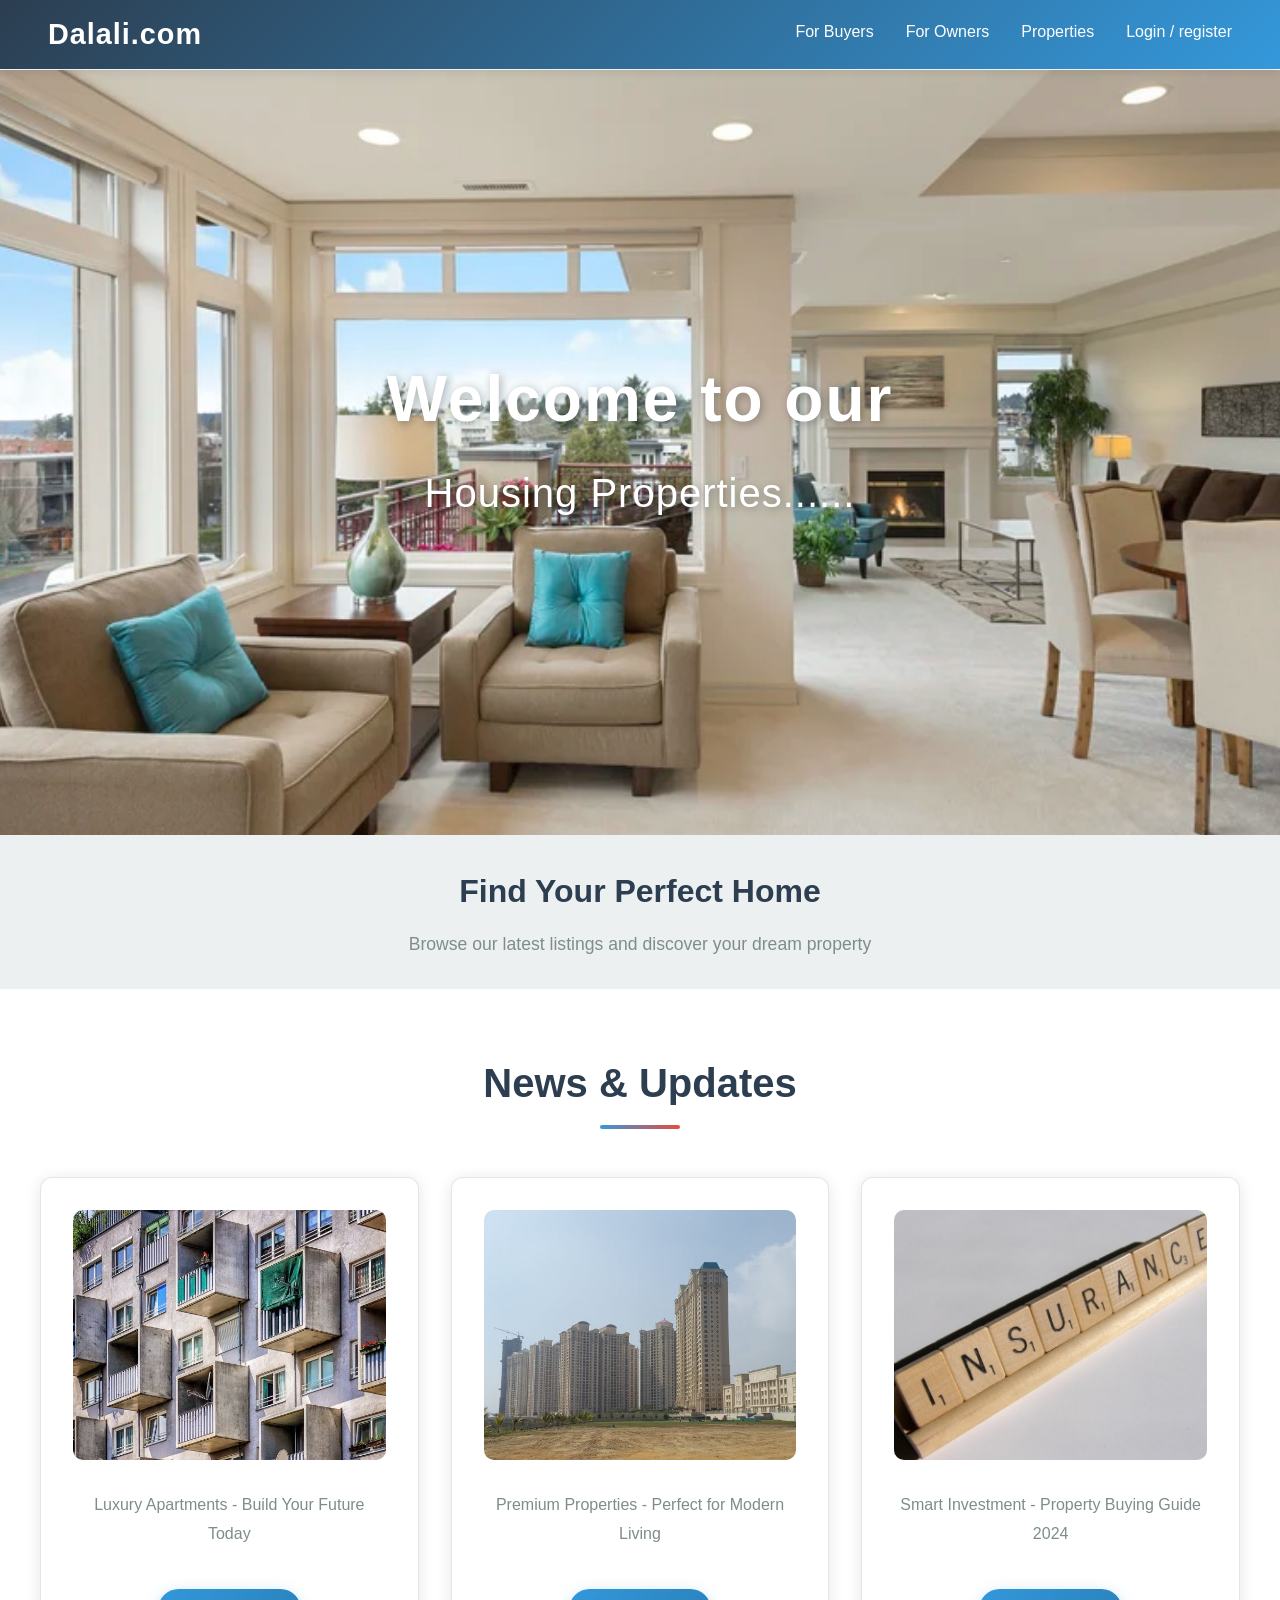
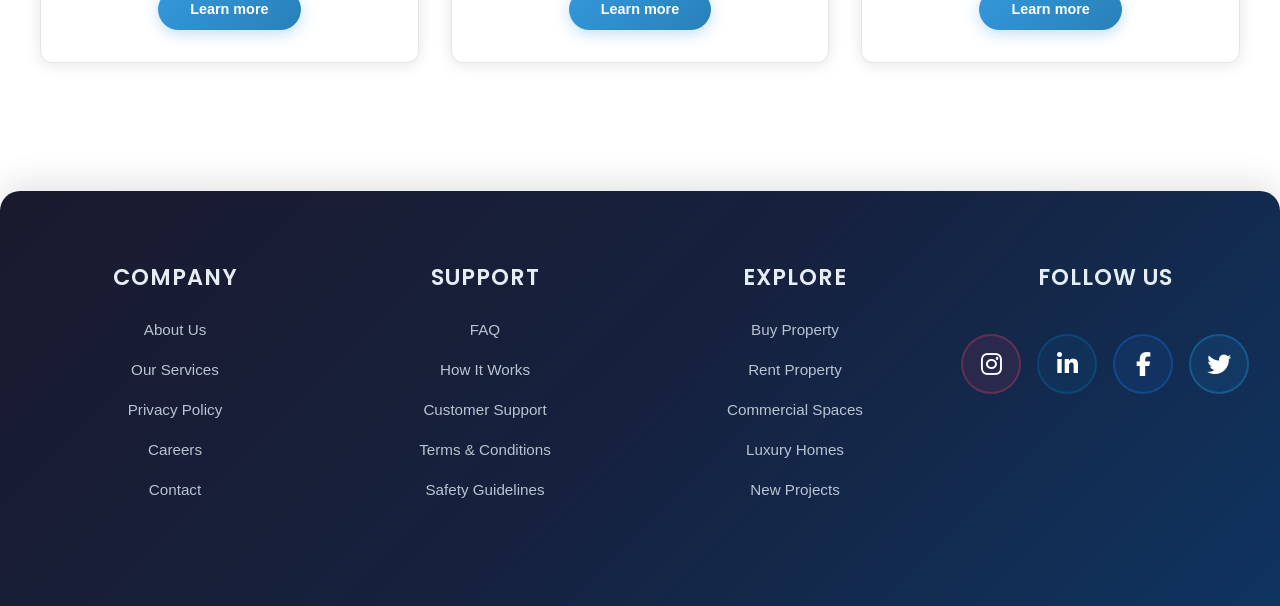
<file: index.html>
<!DOCTYPE html>
<html lang="en">
<head>
  <meta charset="UTF-8">  
  <meta http-equiv="X-UA-Compatible" content="IE=edge">
  <meta name="viewport" content="width=device-width, initial-scale=1.0">
  <title>Apna Ghar Apna Hota Hai</title>
  <link rel="stylesheet" href="style.css">
  <link rel="stylesheet" href="news.css">
  <link rel="preconnect" href="https://fonts.googleapis.com">
  <link rel="preconnect" href="https://fonts.gstatic.com" crossorigin>
  <link href="https://fonts.googleapis.com/css2?family=Inter:wght@300;400;500;600;700&family=Poppins:wght@300;400;500;600;700&display=swap" rel="stylesheet">
  <link rel="stylesheet" href="https://cdnjs.cloudflare.com/ajax/libs/font-awesome/6.1.1/css/all.min.css">


</head>
<body>
  <header>
      <nav class="navbar">
        <a href="index.html" class="logo" style="opacity: 1;"><h1 class="motion">Dalali.com<span></span></h1></a>
        <div class="menu">
            <a href="Buyers.html">For Buyers </a>
            <a href="Owners.html">For Owners </a>
            <a href="properties.html">Properties</a>
            <a href="login.html">Login / register</a>
          <a href="#" id="menu-bars" class="fas fa-bars"></a>
        </div>
      </nav>
  </header>
  <main class="main-homepage">
    <section class="over">
      <h1>Welcome to our</h1>
      <h2>Housing Properties......</h2>
    </section>
  </main>
  <!-- Image now used as background in main section -->
  <!-- <div class="image">
    <img src="images/Index pic.jpg" style="width: 100%; height: 500px; object-fit: cover;">
  </div> -->

  <div style="background: var(--light-bg); padding: 2rem; text-align: center;">
    <h2 style="color: var(--primary-color); margin-bottom: 1rem; font-size: 2rem;">Find Your Perfect Home</h2>
    <p style="color: var(--light-text); font-size: 1.1rem;">Browse our latest listings and discover your dream property</p>
  </div>

  <section class="service">
        <h1 class="heading"> News & Updates </h1>
        <div class="box-container">
            <div class="box">
                <img src="images/news.jpg" class="img_news1" style="object-fit: cover;">
                <p>Luxury Apartments - Build Your Future Today</p>
                <a href="news1.html" class="btn3" >Learn more</a>
            </div>
            <div class="box">
                <img src="images/news1.jpg" class="img_news2" style="object-fit: cover;">
                <p>Premium Properties - Perfect for Modern Living</p>
                <a href="news2.html" class="btn3" >Learn more</a>
            </div>
            <div class="box">
                <img src="images/news2.jpg" class="img_news3" style="object-fit: cover;">
                <p>Smart Investment - Property Buying Guide 2024</p>
                <a href="news3.html" class="btn3" >Learn more</a>
            </div>
        </div>
      </section>


  <!-- footer section starts  -->
  <footer class="footer">
    <div class="container">
        <div class="row">
            <div class="footer-col">
                <h4>Company</h4>
                <ul>
                    <li><a href="#">About Us</a></li>
                    <li><a href="#">Our Services</a></li>
                    <li><a href="#">Privacy Policy</a></li>
                    <li><a href="#">Careers</a></li>
                    <li><a href="#">Contact</a></li>
                </ul>
            </div>
            <div class="footer-col">
                <h4>Support</h4>
                <ul>
                    <li><a href="#">FAQ</a></li>
                    <li><a href="#">How It Works</a></li>
                    <li><a href="#">Customer Support</a></li>
                    <li><a href="#">Terms & Conditions</a></li>
                    <li><a href="#">Safety Guidelines</a></li>
                </ul>
            </div>
            <div class="footer-col">
                <h4>Explore</h4>
                <ul>
                    <li><a href="Buyers.html">Buy Property</a></li>
                    <li><a href="#">Rent Property</a></li>
                    <li><a href="#">Commercial Spaces</a></li>
                    <li><a href="#">Luxury Homes</a></li>
                    <li><a href="#">New Projects</a></li>
                </ul>
            </div>
            <div class="footer-col">
                <h4>follow us</h4>
                <div class="social-links">
                  <a href="" class="instagram"><i class="fab fa-instagram"></i></a>
                  <a href="https://www.linkedin.com/public-profile/settings?trk=d_flagship3_profile_self_view_public_profile" class="linkedin"><i class="fab fa-linkedin-in"></i></a>
                  <a href="" class="facebook"><i class="fab fa-facebook-f"></i></a>
                  <a href="" class="twitter"><i class="fab fa-twitter"></i></a>
                </div>
            </div>
        </div>
    </div>
</footer>

<script src="main.js"></script>
</body>
</html>
</file>
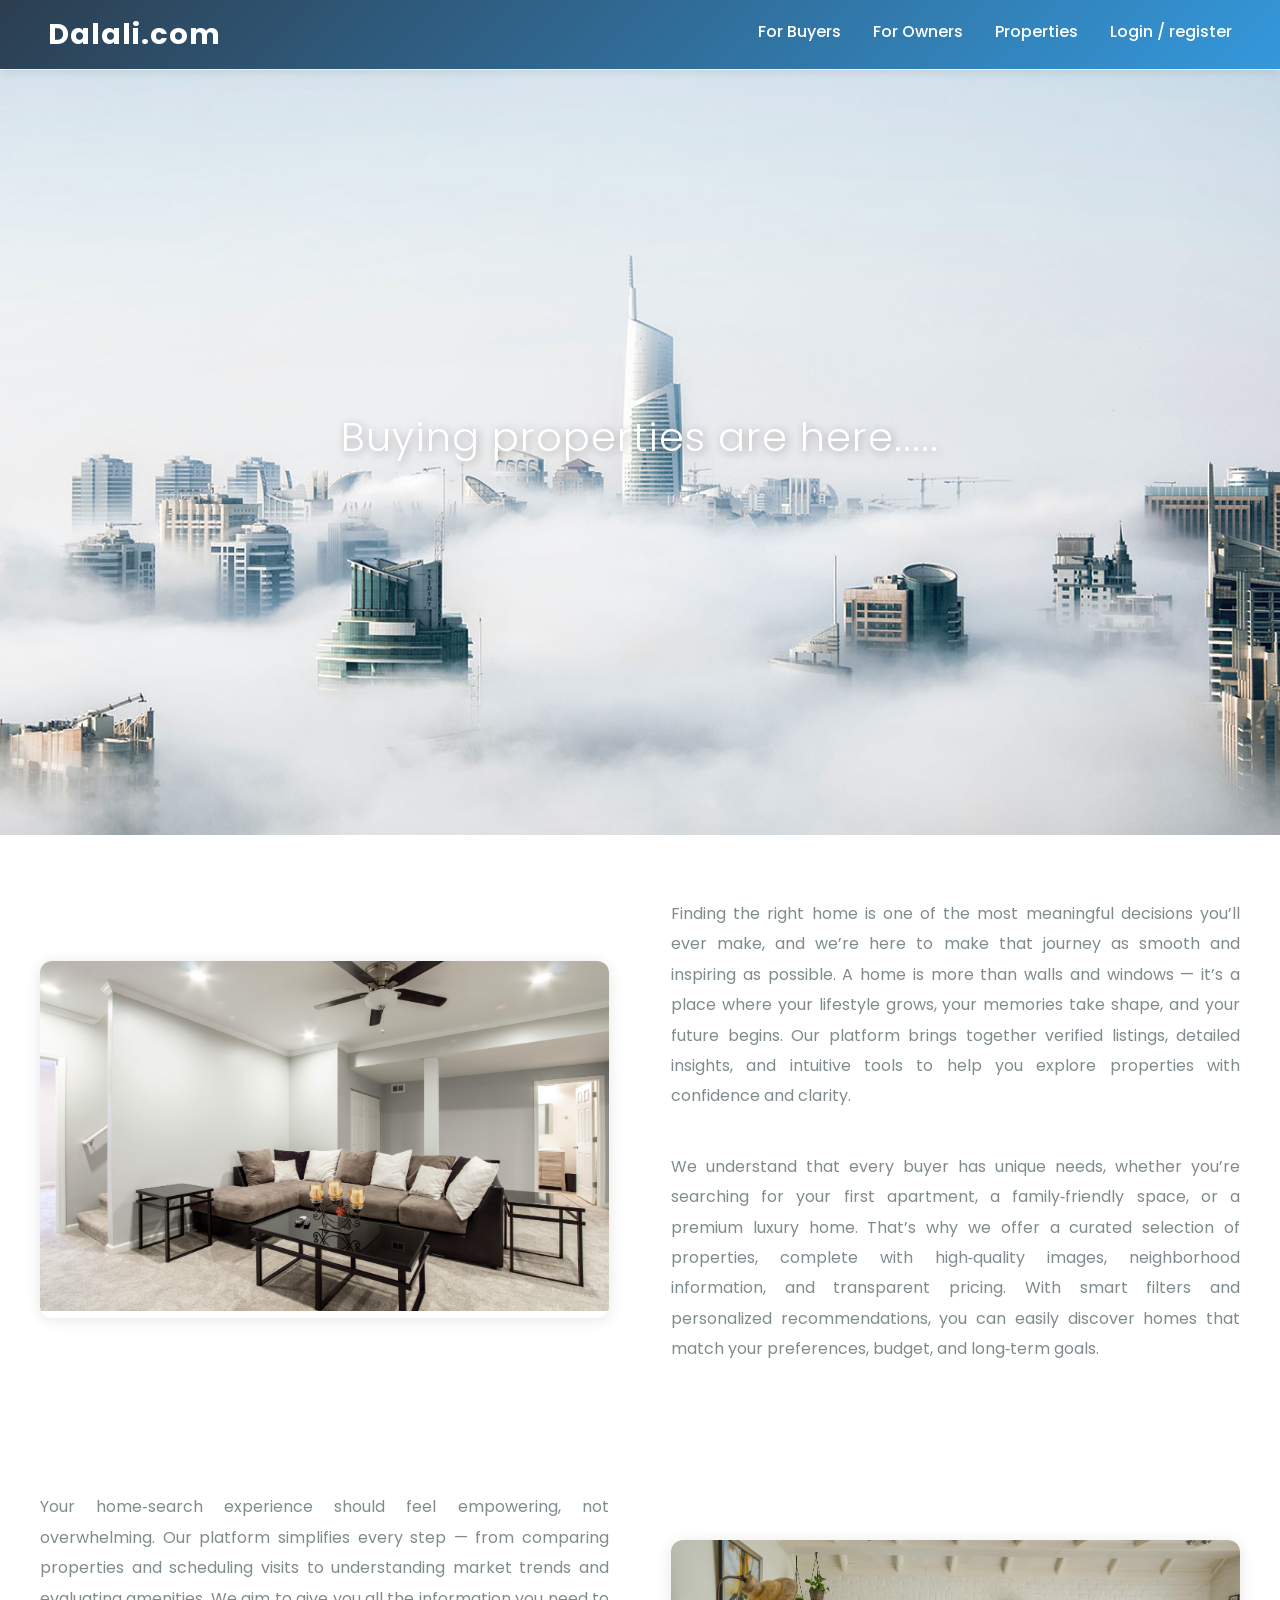
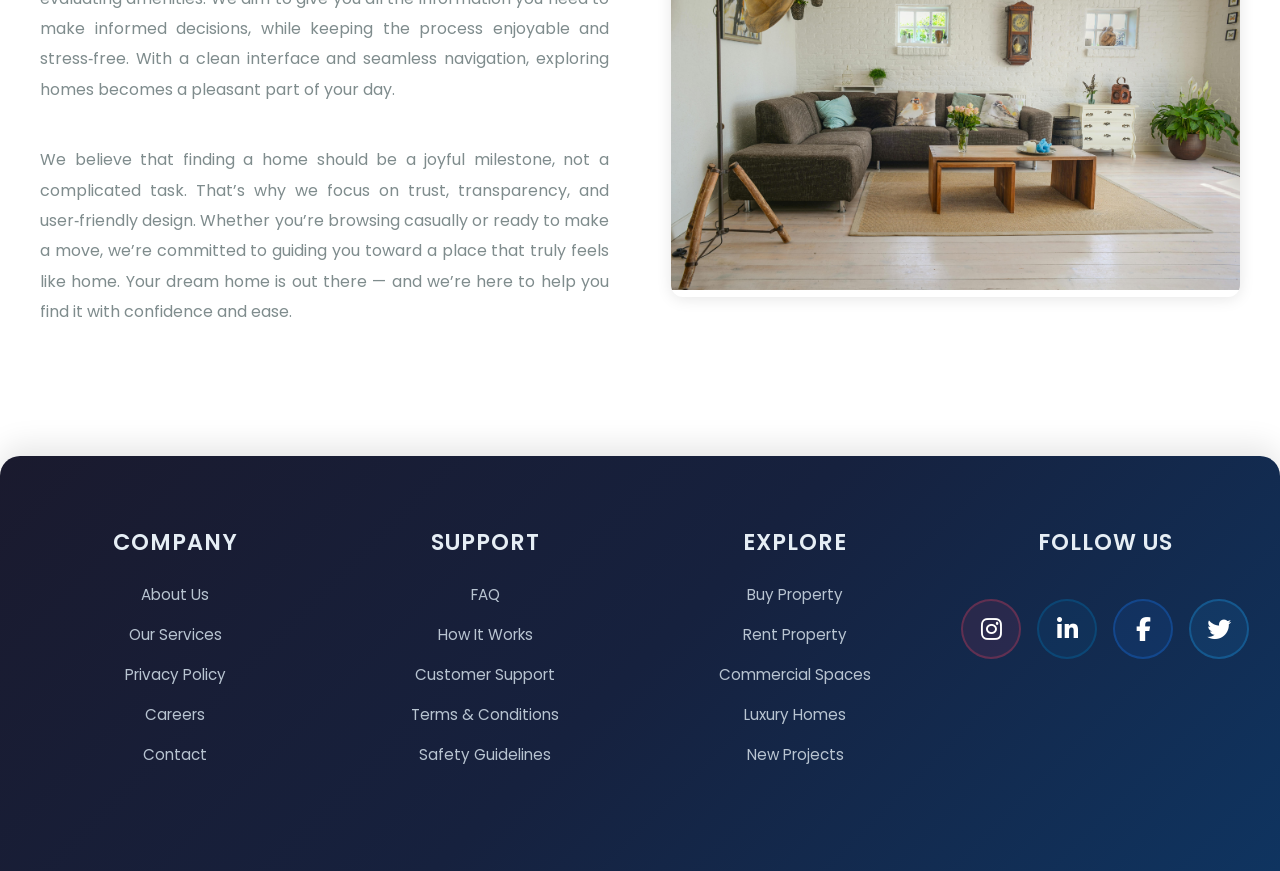
<file: Buyers.html>
<!DOCTYPE html>
<html lang="en">
<head>
    <meta charset="UTF-8">
    <meta http-equiv="X-UA-Compatible" content="IE=edge">
    <meta name="viewport" content="width=device-width, initial-scale=1.0">
    <title>Buyers</title>
    <link rel="stylesheet" href="style.css">
    <link rel="stylesheet" href="https://cdnjs.cloudflare.com/ajax/libs/font-awesome/6.1.1/css/all.min.css">
    <link rel="preconnect" href="https://fonts.googleapis.com">
    <link rel="preconnect" href="https://fonts.gstatic.com" crossorigin>
    <link href="https://fonts.googleapis.com/css2?family=Inter:wght@300;400;500;600;700&family=Poppins:wght@300;400;500;600;700&display=swap" rel="stylesheet">
    <script src="index.js"></script>
</head>
<body>
    <!-- <h1>We are welcome you Buyers.....</h1> -->
    <header>
        <nav class="navbar">
          <a href="index.html" class="logo" style="opacity: 1;"><h1 class="motion">Dalali.com<span></span></h1></a>
          <div class="menu">
            <a href="Buyers.html">For Buyers </a>
            <a href="Owners.html">For Owners </a>
            <a href="properties.html">Properties</a>
            <a href="login.html">Login / register</a>
            <a href="#" id="menu-bars" class="fas fa-bars"></a>
          </div>
        </nav>
    </header>
    <main class="main-buyers">
        <section class="over">
           
            <h2>Buying properties are here.....</h2>
          </section>
    </main>
      <!-- Image now used as background in main section -->
      <!-- <div class="image_buyer">
        <img src="images/home-bg.jpg" style="opacity: 0.5; height: 400px; object-fit: cover;">
      </div> -->
      




<section class="buyer_data">
    <div class="buyerall">
        <div class="buye1">
            <img src="images/b-1.jpg">
        </div>
        <div class="databuye1">
            <p>Finding the right home is one of the most meaningful decisions you’ll ever make, and we’re here to make that journey as smooth and inspiring as possible. A home is more than walls and windows — it’s a place where your lifestyle grows, your memories take shape, and your future begins. Our platform brings together verified listings, detailed insights, and intuitive tools to help you explore properties with confidence and clarity.</p>
                <br>
                <p>We understand that every buyer has unique needs, whether you’re searching for your first apartment, a family‑friendly space, or a premium luxury home. That’s why we offer a curated selection of properties, complete with high‑quality images, neighborhood information, and transparent pricing. With smart filters and personalized recommendations, you can easily discover homes that match your preferences, budget, and long‑term goals.</p>
        </div>
    </div>
</section>


<section class="buyer_data">
    <div class="buyerall">
        <div class="databuye2">
            <p>Your home‑search experience should feel empowering, not overwhelming. Our platform simplifies every step — from comparing properties and scheduling visits to understanding market trends and evaluating amenities. We aim to give you all the information you need to make informed decisions, while keeping the process enjoyable and stress‑free. With a clean interface and seamless navigation, exploring homes becomes a pleasant part of your day.</p>
                <br>
                <p>We believe that finding a home should be a joyful milestone, not a complicated task. That’s why we focus on trust, transparency, and user‑friendly design. Whether you’re browsing casually or ready to make a move, we’re committed to guiding you toward a place that truly feels like home. Your dream home is out there — and we’re here to help you find it with confidence and ease.</p>
        </div>
        <div class="buye2">
            <img src="images/b-2.jpg">
        </div>
    </div>
</section>

    </div>

    <!-- footer section starts  -->
  <footer class="footer">
    <div class="container">
        <div class="row">
            <div class="footer-col">
                <h4>Company</h4>
                <ul>
                    <li><a href="#">About Us</a></li>
                    <li><a href="#">Our Services</a></li>
                    <li><a href="#">Privacy Policy</a></li>
                    <li><a href="#">Careers</a></li>
                    <li><a href="#">Contact</a></li>
                </ul>
            </div>
            <div class="footer-col">
                <h4>Support</h4>
                <ul>
                    <li><a href="#">FAQ</a></li>
                    <li><a href="#">How It Works</a></li>
                    <li><a href="#">Customer Support</a></li>
                    <li><a href="#">Terms & Conditions</a></li>
                    <li><a href="#">Safety Guidelines</a></li>
                </ul>
            </div>
            <div class="footer-col">
                <h4>Explore</h4>
                <ul>
                    <li><a href="Buyers.html">Buy Property</a></li>
                    <li><a href="#">Rent Property</a></li>
                    <li><a href="#">Commercial Spaces</a></li>
                    <li><a href="#">Luxury Homes</a></li>
                    <li><a href="#">New Projects</a></li>
                </ul>
            </div>
            <div class="footer-col">
                <h4>follow us</h4>
                <div class="social-links">
                    <a href="" class="instagram"><i class="fab fa-instagram"></i></a>
                    <a href="https://www.linkedin.com/public-profile/settings?trk=d_flagship3_profile_self_view_public_profile" class="linkedin"><i class="fab fa-linkedin-in"></i></a>
                    <a href="" class="facebook"><i class="fab fa-facebook-f"></i></a>
                    <a href="" class="twitter"><i class="fab fa-twitter"></i></a>
                </div>
            </div>
        </div>
    </div>
</footer>

<script src="main.js"></script>
</body>
</html>
</file>
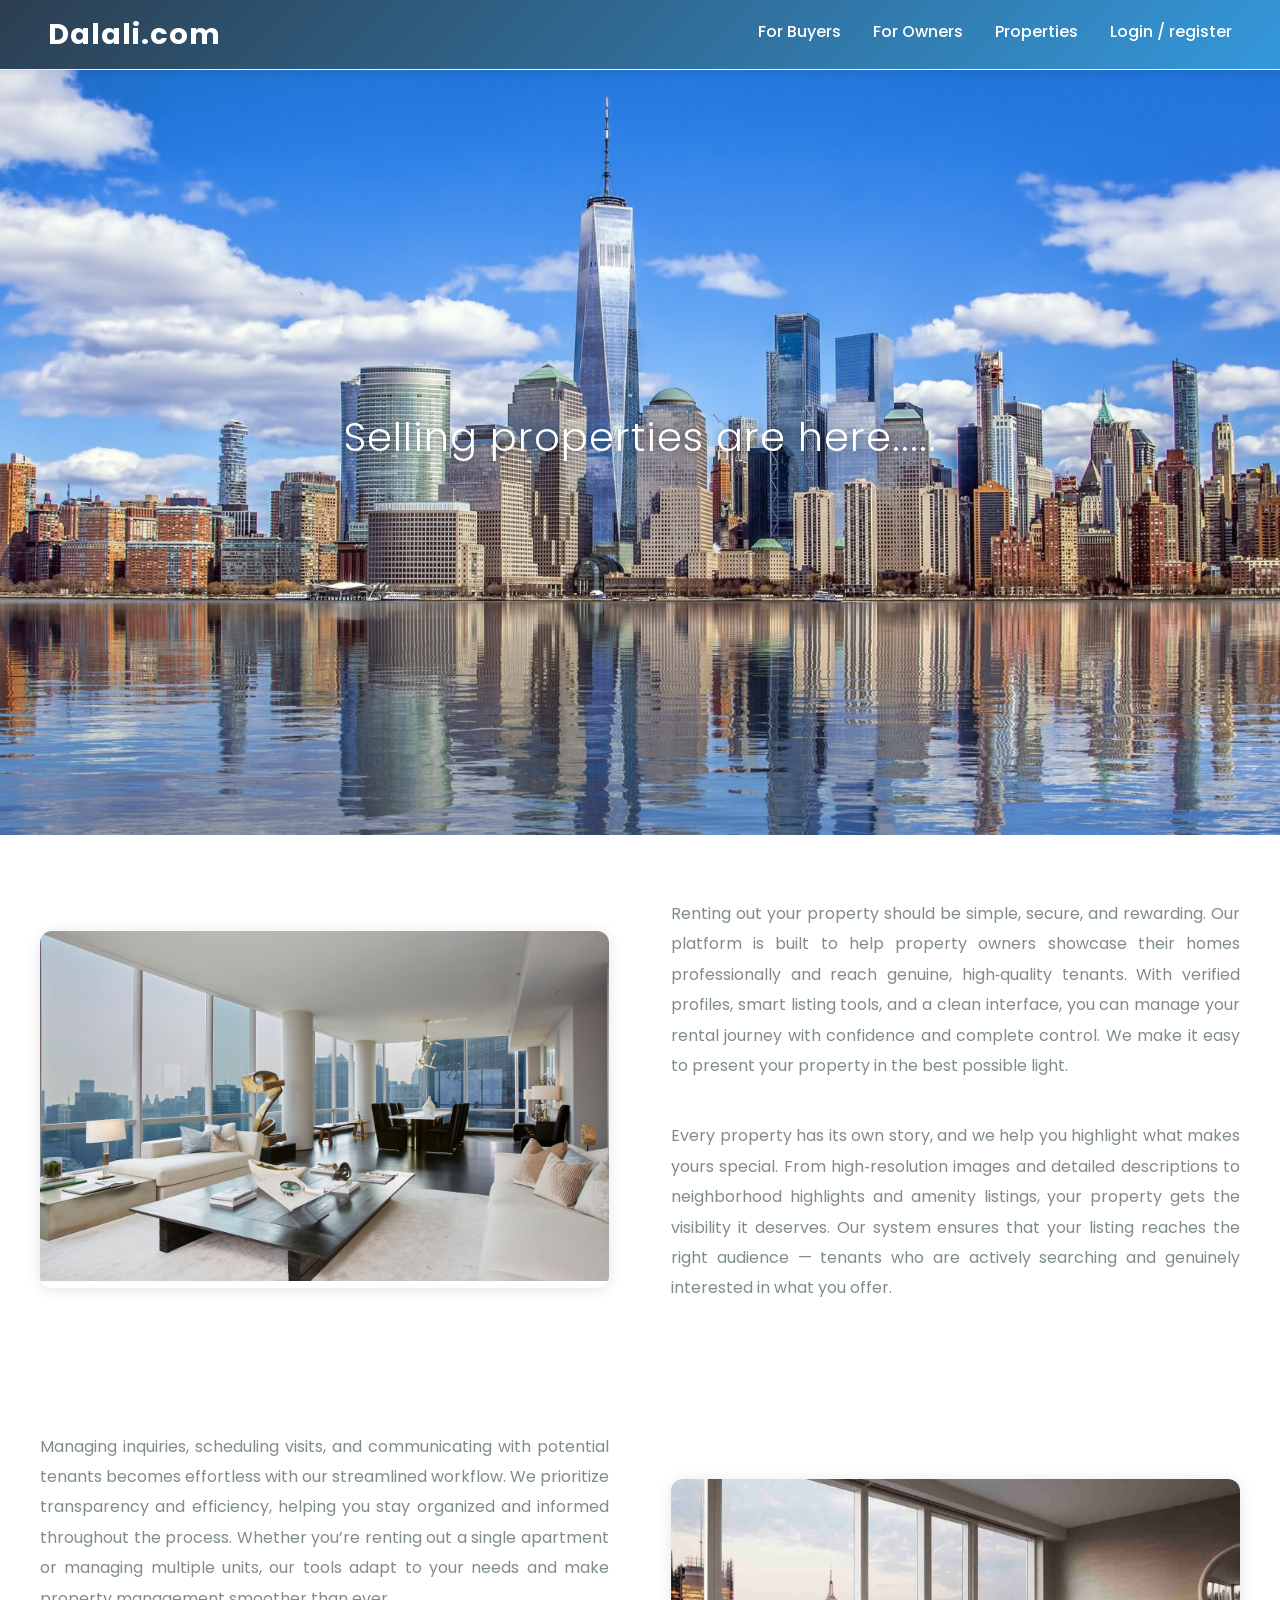
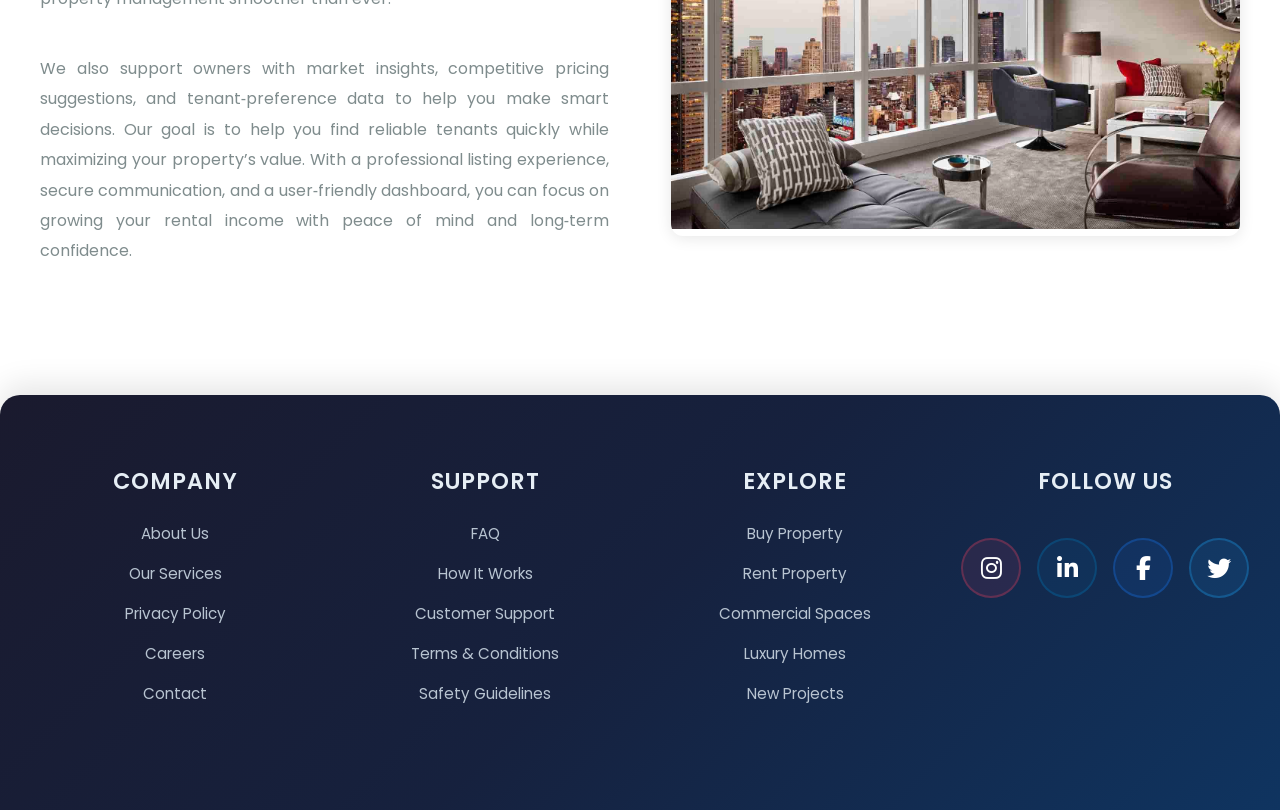
<file: Owners.html>
<!DOCTYPE html>
<html lang="en">
<head>
    <meta charset="UTF-8">
    <meta http-equiv="X-UA-Compatible" content="IE=edge">
    <meta name="viewport" content="width=device-width, initial-scale=1.0">
    <title>Buyers</title>
    <link rel="stylesheet" href="style.css">
    <link rel="stylesheet" href="https://cdnjs.cloudflare.com/ajax/libs/font-awesome/6.1.1/css/all.min.css">
    <link rel="preconnect" href="https://fonts.googleapis.com">
    <link rel="preconnect" href="https://fonts.gstatic.com" crossorigin>
    <link href="https://fonts.googleapis.com/css2?family=Inter:wght@300;400;500;600;700&family=Poppins:wght@300;400;500;600;700&display=swap" rel="stylesheet">

</head>
<body>
    <!-- <h1>We are welcome you Buyers.....</h1> -->
    <header>
        <nav class="navbar">
          <a href="index.html" class="logo" style="opacity: 1;"><h1 class="motion">Dalali.com<span></span></h1></a>
          <div class="menu">
            <a href="Buyers.html">For Buyers </a>
            <a href="Owners.html">For Owners </a>
            <a href="properties.html">Properties</a>
            <a href="login.html">Login / register</a>
            <a href="#" id="menu-bars" class="fas fa-bars"></a>
          </div>
        </nav>
    </header>
    <main class="main-owners">
        <section class="over">
           
            <h2>Selling properties are here.....</h2>
          </section>
    </main>
    <!-- Image now used as background in main section -->
    <!-- <div class="image_buyer">
        <img src="images/Owners.png" style="opacity: 0.5; height: 400px; object-fit: cover;">
    </div> -->





    <section class="buyer_data">
        <div class="buyerall">
            <div class="buye1">
                <img src="images/o-1.jpg">
            </div>
            <div class="databuye1">
                <p>Renting out your property should be simple, secure, and rewarding. Our platform is built to help property owners showcase their homes professionally and reach genuine, high‑quality tenants. With verified profiles, smart listing tools, and a clean interface, you can manage your rental journey with confidence and complete control. We make it easy to present your property in the best possible light.</p>
                    <br>
                    <p>Every property has its own story, and we help you highlight what makes yours special. From high‑resolution images and detailed descriptions to neighborhood highlights and amenity listings, your property gets the visibility it deserves. Our system ensures that your listing reaches the right audience — tenants who are actively searching and genuinely interested in what you offer.</p>
            </div>
        </div>
    </section>

    <section class="buyer_data">
        <div class="buyerall">
            <div class="databuye2">
                <p>Managing inquiries, scheduling visits, and communicating with potential tenants becomes effortless with our streamlined workflow. We prioritize transparency and efficiency, helping you stay organized and informed throughout the process. Whether you’re renting out a single apartment or managing multiple units, our tools adapt to your needs and make property management smoother than ever.</p>
                    <br>
                    <p>We also support owners with market insights, competitive pricing suggestions, and tenant‑preference data to help you make smart decisions. Our goal is to help you find reliable tenants quickly while maximizing your property’s value. With a professional listing experience, secure communication, and a user‑friendly dashboard, you can focus on growing your rental income with peace of mind and long‑term confidence.</p>
            </div>
            <div class="buye2">
                <img src="images/o-2.jpg">
            </div>
        </div>
    </section>

    </div>

    <!-- footer section starts  -->
  <footer class="footer">
    <div class="container">
        <div class="row">
            <div class="footer-col">
                <h4>Company</h4>
                <ul>
                    <li><a href="#">About Us</a></li>
                    <li><a href="#">Our Services</a></li>
                    <li><a href="#">Privacy Policy</a></li>
                    <li><a href="#">Careers</a></li>
                    <li><a href="#">Contact</a></li>
                </ul>
            </div>
            <div class="footer-col">
                <h4>Support</h4>
                <ul>
                    <li><a href="#">FAQ</a></li>
                    <li><a href="#">How It Works</a></li>
                    <li><a href="#">Customer Support</a></li>
                    <li><a href="#">Terms & Conditions</a></li>
                    <li><a href="#">Safety Guidelines</a></li>
                </ul>
            </div>
            <div class="footer-col">
                <h4>Explore</h4>
                <ul>
                    <li><a href="Buyers.html">Buy Property</a></li>
                    <li><a href="#">Rent Property</a></li>
                    <li><a href="#">Commercial Spaces</a></li>
                    <li><a href="#">Luxury Homes</a></li>
                    <li><a href="#">New Projects</a></li>
                </ul>
            </div>
            <div class="footer-col">
                <h4>follow us</h4>
                <div class="social-links">
                    <a href="" class="instagram"><i class="fab fa-instagram"></i></a>
                    <a href="https://www.linkedin.com/public-profile/settings?trk=d_flagship3_profile_self_view_public_profile" class="linkedin"><i class="fab fa-linkedin-in"></i></a>
                    <a href="" class="facebook"><i class="fab fa-facebook-f"></i></a>
                    <a href="" class="twitter"><i class="fab fa-twitter"></i></a>
                </div>
            </div>
        </div>
    </div>
</footer>

<script src="main.js"></script>
</body>
</html>
</file>
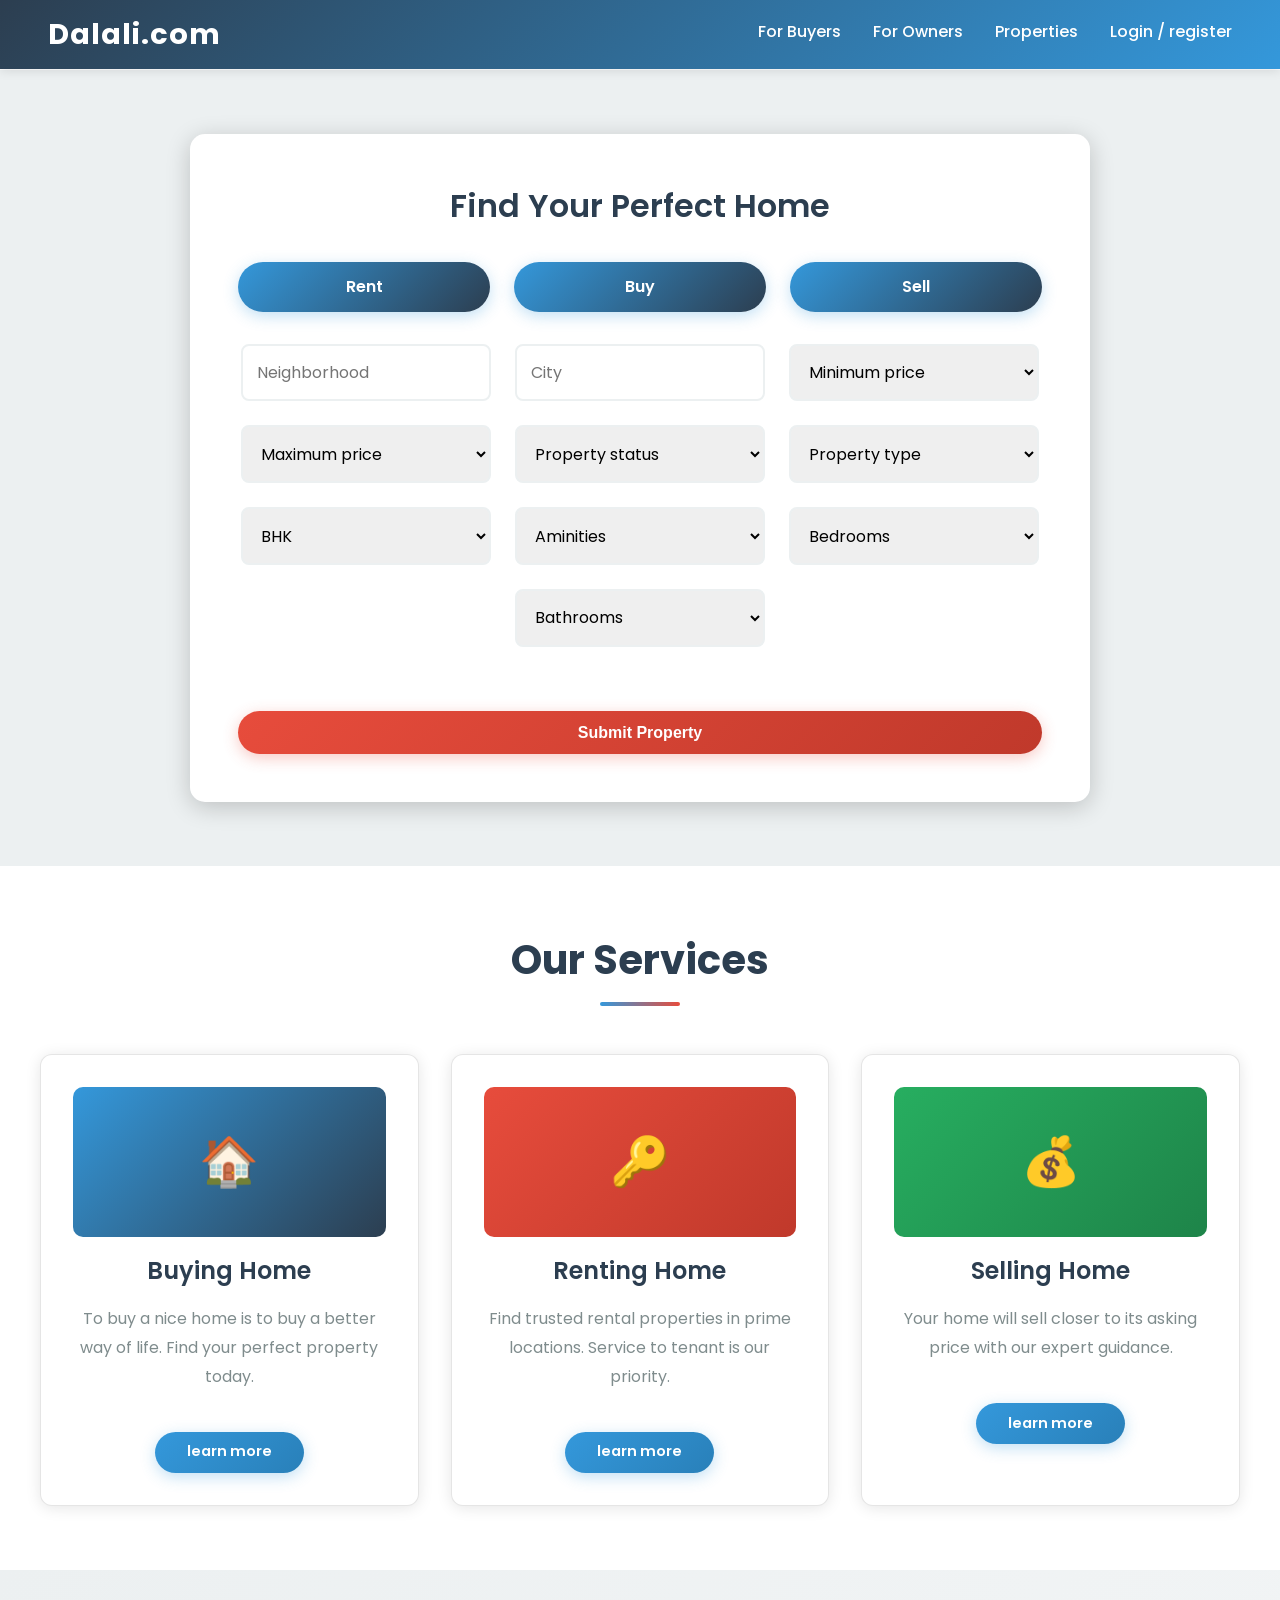
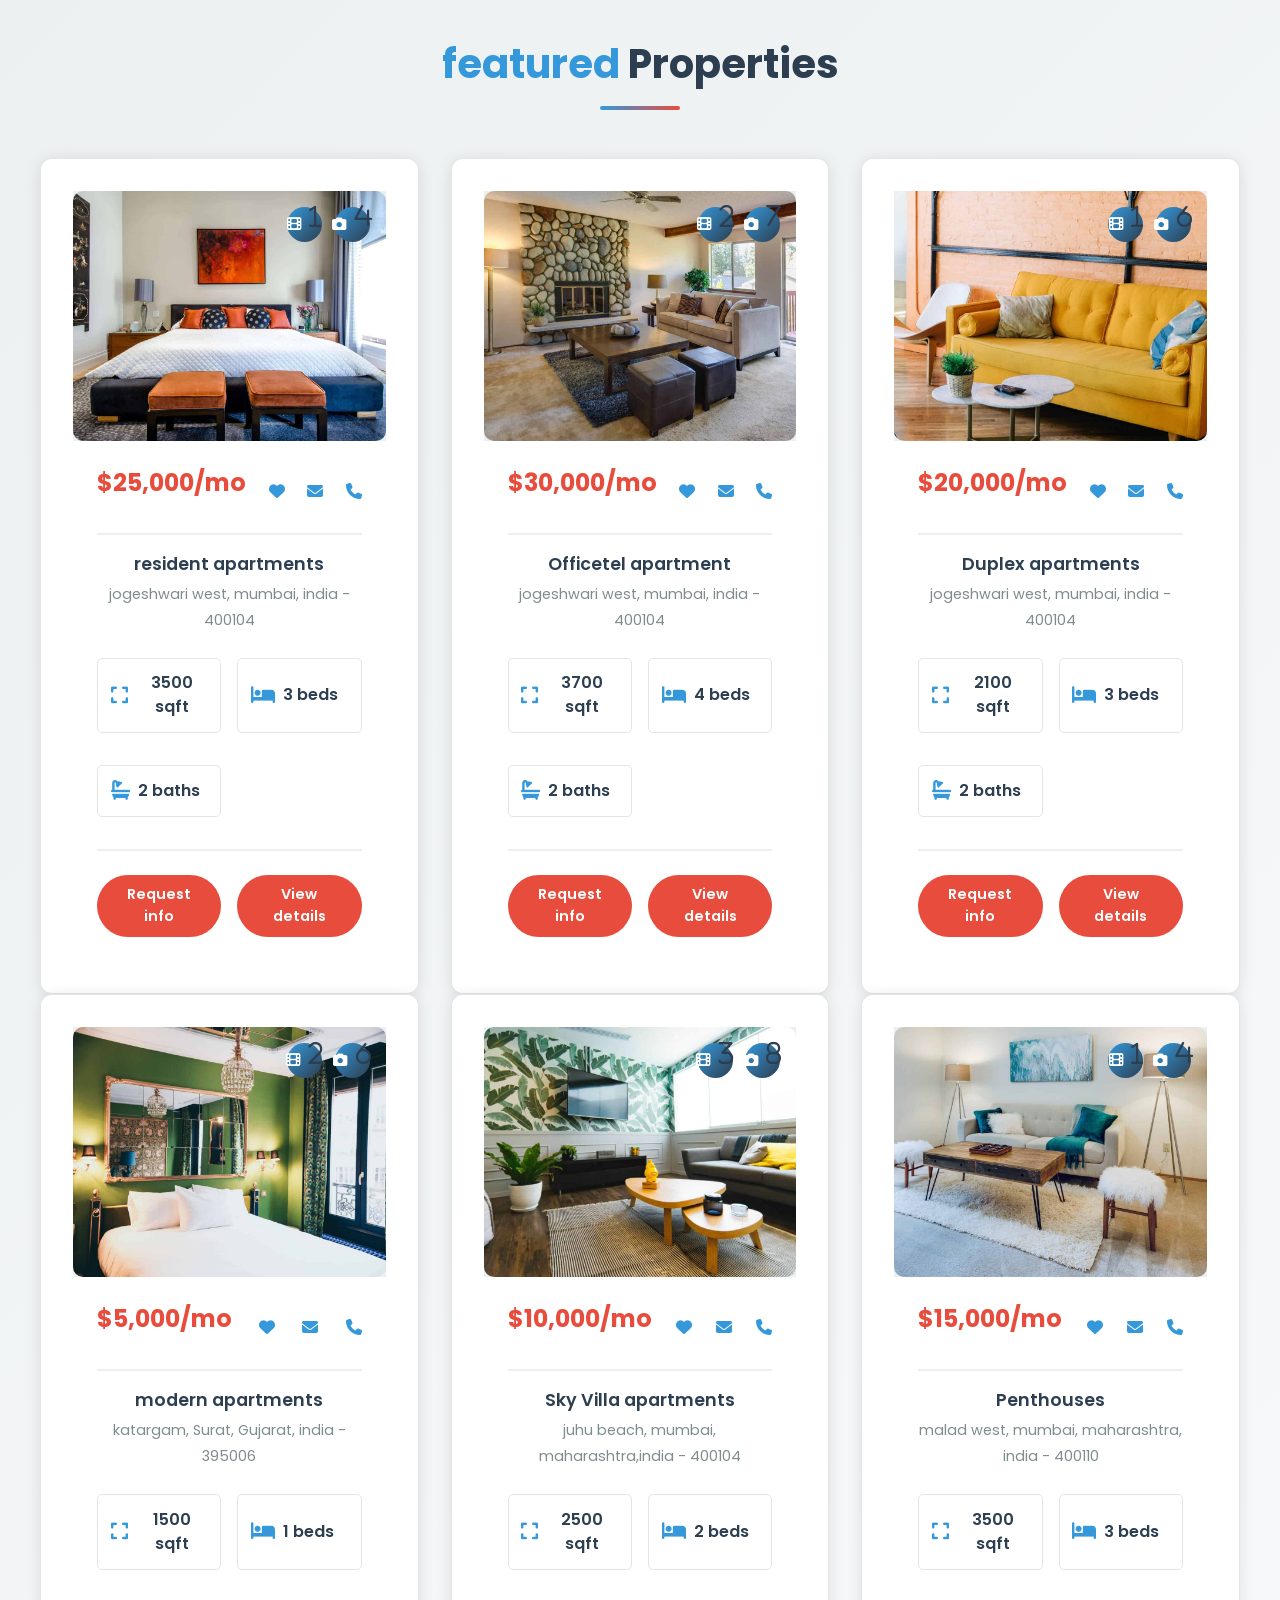
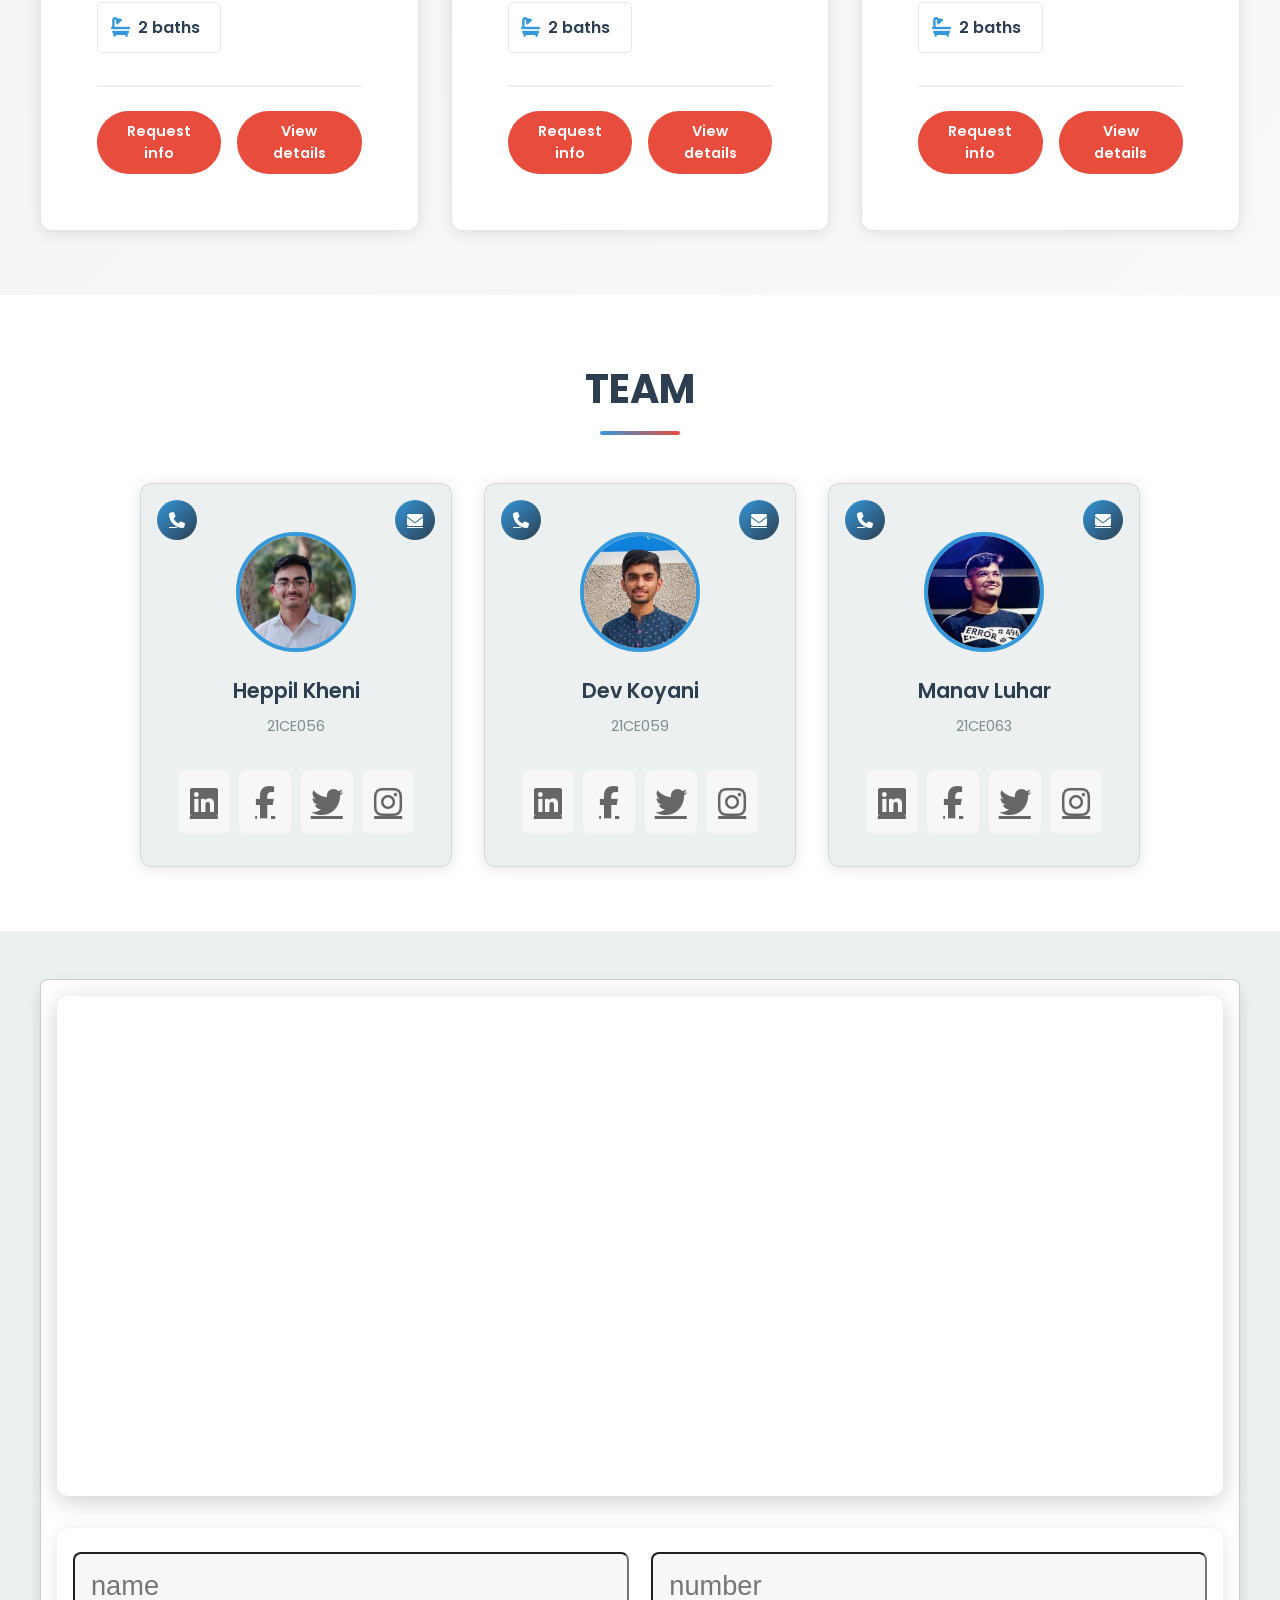
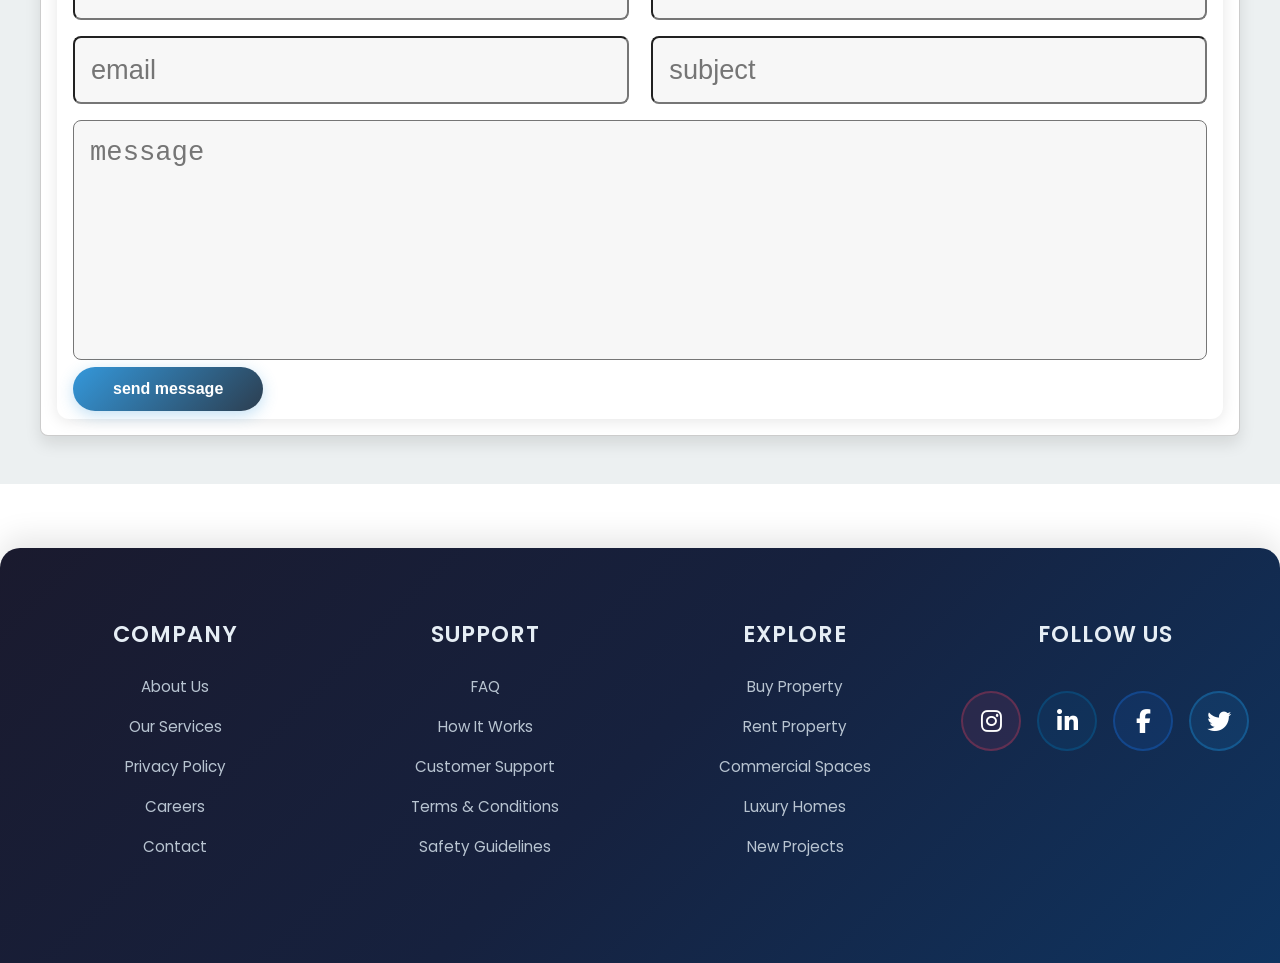
<file: properties.html>
<!DOCTYPE html>
<html lang="en">
<head>
  <meta charset="UTF-8">  
  <meta http-equiv="X-UA-Compatible" content="IE=edge">
  <meta name="viewport" content="width=device-width, initial-scale=1.0">
  <title>Apna Ghar Apna Hota Hai</title>
  <link rel="stylesheet" href="style.css">
  <link rel="stylesheet" href="https://cdnjs.cloudflare.com/ajax/libs/font-awesome/6.1.1/css/all.min.css">
  <link rel="preconnect" href="https://fonts.googleapis.com">
  <link rel="preconnect" href="https://fonts.gstatic.com" crossorigin>
  <link href="https://fonts.googleapis.com/css2?family=Inter:wght@300;400;500;600;700&family=Poppins:wght@300;400;500;600;700&display=swap" rel="stylesheet">

</head>
<body>
  <header>
      <nav class="navbar">
        <a href="index.html" class="logo" style="opacity: 1;"><h1 class="motion">Dalali.com<span></span></h1></a>
        <div class="menu">
            <a href="Buyers.html">For Buyers </a>
            <a href="Owners.html">For Owners </a>
            <a href="properties.html">Properties</a>
            <a href="login.html">Login / register</a>
          <a href="#" id="menu-bars" class="fas fa-bars"></a>
        </div>
      </nav>
    </header>

<section class="home" id="home">
    <form action="">
        <h3>Find Your Perfect Home</h3>
        <div class="buttons-container">
            <a href="#" class="btn">Rent</a>
            <a href="#" class="btn">Buy</a>
            <a href="#" class="btn">Sell</a>
        </div>
            
            <div class="inputbox">
                <input type="search" name="" placeholder="Neighborhood" id="">
                <input type="search" name="" placeholder="City" id="">
                 <select name="" id="">
                    <option value="" disabled hidden selected>Minimum price</option>
                    <option value="$4000">$4000</option>
                    <option value="$3000">$3000</option>
                    <option value="$5000">$5000</option>
                    <option value="$6000">$6000</option>
                    <option value="$7000">$7000</option>
                  </select>
                  <select name="" id="">
                    <option value="" disabled hidden selected>Maximum price</option>
                    <option value="$1000">$1000</option>
                    <option value="$8000">$8000</option>
                    <option value="$2000">$2000</option>
                    <option value="$5000">$5000</option>
                    <option value="$9000">$9000</option>
                  </select>
                  <select name="" id="">
                    <option value="" disabled hidden selected>Property status</option>
                    <option value="Ready to move">Ready to move</option>
                    <option value="Under construction">Under construction</option>
                    <option value="Furnished">Furnished</option>
                    <option value="semi-furnished">semi-furnished</option>
                    <option value="unfurnished">unfurnished</option>
                  </select>
                  <select name="" id="">
                    <option value="" disabled hidden selected>Property type</option>
                    <option value="flat">flat</option>
                    <option value="house">house</option>
                    <option value="shop">shop</option>
                    <option value="warehouse">warehouse</option>
                    <option value="land">land</option>
                  </select>
                  <select name="" id="">
                    <option value="" disabled hidden selected>BHK</option>
                    <option value="1 BHK">1 BHK</option>
                    <option value="2 BHK">2 BHK</option>
                    <option value="3 BHK">3 BHK</option>
                    <option value="4 BHK">4 BHK</option>
                    <option value="5 BHK">5 BHK</option>
                  </select>
                  <select name="" id="">
                    <option value="" disabled hidden selected>Aminities</option>
                    <option value="parking space">Parking space</option>
                    <option value="swimming pool">sSwimming pool</option>
                    <option value="playground">Playground</option>
                    <option value="security">Security</option>
                    <option value="All">All</option>
                  </select>
                  <select name="" id="">
                    <option value="" disabled hidden selected>Bedrooms</option>
                    <option value="1 bedroom">1 bedroom</option>
                    <option value="2 bedroom">2 bedroom</option>
                    <option value="3 bedroom">3 bedroom</option>
                    <option value="4 bedroom">4 bedroom</option>
                    <option value="5 bedroom">5 bedroom</option>
                  </select>
                  <select name="" id="">
                    <option value="" disabled hidden selected>Bathrooms</option>
                    <option value="1 bathroom">1 bathroom</option>
                    <option value="2 bathroom">2 bathroom</option>
                    <option value="3 bathroom">3 bathroom</option>
                    <option value="4 bathroom">4 bathroom</option>
                    <option value="5 bathroom">5 bathroom</option>
                  </select>
            </div>

            <div class="submitbtn">
              <button type="submit" value="Search Property" class="btn2">Submit Property</button>
            </div>
        </div>
    </form>
</section>

<section class="service">
  <h1 class="heading">Our Services</h1>
  <div class="box-container">
      <div class="box">
          <div style="width: 100%; height: 150px; background: linear-gradient(135deg, #3498db, #2c3e50); display: flex; align-items: center; justify-content: center; font-size: 3rem; margin-bottom: 1rem; border-radius: 10px;">🏠</div>
          <h3>Buying Home</h3>
          <p>To buy a nice home is to buy a better way of life. Find your perfect property today.</p>
          <a href="#" class="btn3" >learn more</a>
      </div>
      <div class="box">
          <div style="width: 100%; height: 150px; background: linear-gradient(135deg, #e74c3c, #c0392b); display: flex; align-items: center; justify-content: center; font-size: 3rem; margin-bottom: 1rem; border-radius: 10px;">🔑</div>
          <h3>Renting Home</h3>
          <p>Find trusted rental properties in prime locations. Service to tenant is our priority.</p>
          <a href="#" class="btn3" >learn more</a>
      </div>
      <div class="box">
          <div style="width: 100%; height: 150px; background: linear-gradient(135deg, #27ae60, #1e8449); display: flex; align-items: center; justify-content: center; font-size: 3rem; margin-bottom: 1rem; border-radius: 10px;">💰</div>
          <h3>Selling Home</h3>
          <p>Your home will sell closer to its asking price with our expert guidance.</p>
          <a href="#" class="btn3" >learn more</a>
      </div>
  </div>
</section>

<!-- Featured section starts -->
<section class="featured">

    <h1 class="heading"> <span>featured</span> Properties </h1>

    <div class="box-container">
        <div class="box">
            <div class="image-container">
                <img src="images/img-1.jpg" alt="Luxury Living Room">
                <div class="info">
                    <h3>3 days ago</h3>
                    <h3>for sell</h3>
                </div>
                <div class="icons">
                    <a href="#" class="fas fa-film"><h3>1</h3></a>
                    <a href="#" class="fas fa-camera"><h3>4</h3></a>
                </div>
            </div>
            <div class="content">
                <div class="price">
                    <h3>$25,000/mo</h3>
                    <a href="#" class="fas fa-heart"></a>
                    <a href="#" class="fas fa-envelope"></a>
                    <a href="#" class="fas fa-phone"></a>
                </div>
                <div class="location">
                    <h3>resident apartments</h3>
                    <p>jogeshwari west, mumbai, india - 400104</p>
                </div>
                <div class="details">
                    <h3> <i class="fas fa-expand"></i> 3500 sqft </h3>
                    <h3> <i class="fas fa-bed"></i> 3 beds </h3>
                    <h3> <i class="fas fa-bath"></i> 2 baths </h3>
                </div>
                <div class="buttons">
                    <a href="feature1.html" class="btn4">Request info</a>
                    <a href="feature1.html" class="btn4">View details</a>
                </div>
            </div>
        </div>

        <div class="box">
            <div class="image-container">
                <img src="images/img-2.jpg" alt="Luxury Bedroom">
                <div class="info">
                    <h3>6 days ago</h3>
                    <h3>for sell</h3>
                </div>
                <div class="icons">
                    <a href="#" class="fas fa-film"><h3>2</h3></a>
                    <a href="#" class="fas fa-camera"><h3>7</h3></a>
                </div>
            </div>
            <div class="content">
                <div class="price">
                    <h3>$30,000/mo</h3>
                    <a href="#" class="fas fa-heart"></a>
                    <a href="#" class="fas fa-envelope"></a>
                    <a href="#" class="fas fa-phone"></a>
                </div>
                <div class="location">
                    <h3>Officetel apartment</h3>
                    <p>jogeshwari west, mumbai, india - 400104</p>
                </div>
                <div class="details">
                    <h3> <i class="fas fa-expand"></i> 3700 sqft </h3>
                    <h3> <i class="fas fa-bed"></i> 4 beds </h3>
                    <h3> <i class="fas fa-bath"></i> 2 baths </h3>
                </div>
                <div class="buttons">
                    <a href="#" class="btn4">Request info</a>
                    <a href="#" class="btn4">View details</a>
                </div>
            </div>
        </div>

        <div class="box">
            <div class="image-container">
                <img src="images/img-3.jpg" alt="Green Modern Bedroom">
                <div class="info">
                    <h3>1 days ago</h3>
                    <h3>for sell</h3>
                </div>
                <div class="icons">
                    <a href="#" class="fas fa-film"><h3>1</h3></a>
                    <a href="#" class="fas fa-camera"><h3>6</h3></a>
                </div>
            </div>
            <div class="content">
                <div class="price">
                    <h3>$20,000/mo</h3>
                    <a href="#" class="fas fa-heart"></a>
                    <a href="#" class="fas fa-envelope"></a>
                    <a href="#" class="fas fa-phone"></a>
                </div>
                <div class="location">
                    <h3>Duplex apartments</h3>
                    <p>jogeshwari west, mumbai, india - 400104</p>
                </div>
                <div class="details">
                    <h3> <i class="fas fa-expand"></i> 2100 sqft </h3>
                    <h3> <i class="fas fa-bed"></i> 3 beds </h3>
                    <h3> <i class="fas fa-bath"></i> 2 baths </h3>
                </div>
                <div class="buttons">
                    <a href="#" class="btn4">Request info</a>
                    <a href="#" class="btn4">View details</a>
                </div>
            </div>
        </div>
    </div>
    <div class="box-container">
        <div class="box">
            <div class="image-container">
                <img src="images/img-4.jpg" alt="Modern Minimalist Room">
                <div class="info">
                    <h3>9 days ago</h3>
                    <h3>for rent</h3>
                </div>
                <div class="icons">
                    <a href="#" class="fas fa-film"><h3>2</h3></a>
                    <a href="#" class="fas fa-camera"><h3>6</h3></a>
                </div>
            </div>
            <div class="content">
                <div class="price">
                    <h3>$5,000/mo</h3>
                    <a href="#" class="fas fa-heart"></a>
                    <a href="#" class="fas fa-envelope"></a>
                    <a href="#" class="fas fa-phone"></a>
                </div>
                <div class="location">
                    <h3>modern apartments</h3>
                    <p> katargam, Surat, Gujarat, india - 395006</p>
                </div>
                <div class="details">
                    <h3> <i class="fas fa-expand"></i> 1500 sqft </h3>
                    <h3> <i class="fas fa-bed"></i> 1 beds </h3>
                    <h3> <i class="fas fa-bath"></i> 2 baths </h3>
                </div>
                <div class="buttons">
                    <a href="#" class="btn4">Request info</a>
                    <a href="#" class="btn4">View details</a>
                </div>
            </div>
        </div>

        <div class="box">
            <div class="image-container">
                <img src="images/img-5.jpg" alt="Modern Apartment Balcony">
                <div class="info">
                    <h3>10 days ago</h3>
                    <h3>for rent</h3>
                </div>
                <div class="icons">
                    <a href="#" class="fas fa-film"><h3>3</h3></a>
                    <a href="#" class="fas fa-camera"><h3>8</h3></a>
                </div>
            </div>
            <div class="content">
                <div class="price">
                    <h3>$10,000/mo</h3>
                    <a href="#" class="fas fa-heart"></a>
                    <a href="#" class="fas fa-envelope"></a>
                    <a href="#" class="fas fa-phone"></a>
                </div>
                <div class="location">
                    <h3>Sky Villa apartments</h3>
                    <p> juhu beach, mumbai, maharashtra,india - 400104</p>
                </div>
                <div class="details">
                    <h3> <i class="fas fa-expand"></i> 2500 sqft </h3>
                    <h3> <i class="fas fa-bed"></i> 2 beds </h3>
                    <h3> <i class="fas fa-bath"></i> 2 baths </h3>
                </div>
                <div class="buttons">
                    <a href="#" class="btn4">Request info</a>
                    <a href="#" class="btn4">View details</a>
                </div>
            </div>
        </div>

        <div class="box">
            <div class="image-container">
                <img src="images/img-6.jpg" alt="Modern Interior with Sofa">
                <div class="info">
                    <h3>3 days ago</h3>
                    <h3>for sell</h3>
                </div>
                <div class="icons">
                    <a href="#" class="fas fa-film"><h3>1</h3></a>
                    <a href="#" class="fas fa-camera"><h3>4</h3></a>
                </div>
            </div>
            <div class="content">
                <div class="price">
                    <h3>$15,000/mo</h3>
                    <a href="#" class="fas fa-heart"></a>
                    <a href="#" class="fas fa-envelope"></a>
                    <a href="#" class="fas fa-phone"></a>
                </div>
                <div class="location">
                    <h3>Penthouses</h3>
                    <p>malad west, mumbai, maharashtra, india - 400110</p>
                </div>
                <div class="details">
                    <h3> <i class="fas fa-expand"></i> 3500 sqft </h3>
                    <h3> <i class="fas fa-bed"></i> 3 beds </h3>
                    <h3> <i class="fas fa-bath"></i> 2 baths </h3>
                </div>
                <div class="buttons">
                    <a href="#" class="btn4">Request info</a>
                    <a href="#" class="btn4">View details</a>
                </div>
            </div>
        </div>
    </div>
</section>

<!-- team section starts  -->

<section class="team" id="team">

    <h1 class="heading"> TEAM </h1>

    <div class="box-container">

        <div class="box">
            <a href="#" class="fas fa-envelope"></a>
            <a href="#" class="fas fa-phone"></a>
            <img src="images/my profile pic.png" alt="Team Member">
            <h3>Heppil Kheni</h3>
            <span>21CE056</span>
            <div class="share">
                <a href="https://www.linkedin.com/public-profile/settings?trk=d_flagship3_profile_self_view_public_profile" class="fab fa-linkedin"></a>
                <a href="#" class="fab fa-facebook-f"></a>
                <a href="#" class="fab fa-twitter"></a>
                <a href="#" class="fab fa-instagram"></a>
            </div>
        </div>

        <div class="box">
            <a href="#" class="fas fa-envelope"></a>
            <a href="#" class="fas fa-phone"></a>
            <img src="images/pic-2.png" alt="Team Member">
            <h3>Dev Koyani</h3>
            <span>21CE059</span>
            <div class="share">
                <a href="https://www.linkedin.com/in/dev-koyani-72ab87244/" class="fab fa-linkedin"></a>
                <a href="#" class="fab fa-facebook-f"></a>
                <a href="#" class="fab fa-twitter"></a>
                <a href="#" class="fab fa-instagram"></a>
            </div>
        </div>

        <div class="box">
            <a href="#" class="fas fa-envelope"></a>
            <a href="#" class="fas fa-phone"></a>
            <img src="images/pic-3.png" alt="Team Member">
            <h3>Manav Luhar</h3>
            <span>21CE063</span>
            <div class="share">
                <a href="#" class="fab fa-linkedin"></a>
                <a href="#" class="fab fa-facebook-f"></a>
                <a href="#" class="fab fa-twitter"></a>
                <a href="#" class="fab fa-instagram"></a>
            </div>
        </div>

    </div>

</section>

<!-- team section ends -->
<!-- Map  section starts  -->

<section class="map" id="map">    
    <div class="row">
    
        <form action="">
            <div class="inputBox">
                <input type="text" placeholder="name">
                <input type="number" placeholder="number">
            </div>
            <div class="inputBox">
                <input type="email" placeholder="email">
                <input type="text" placeholder="subject">
            </div>
            <textarea name="" placeholder="message" id="" cols="30" rows="10"></textarea>
            <input type="submit" value="send message" class="btn">
        </form>
    
        <iframe src="https://www.google.com/maps/embed?pb=!1m14!1m8!1m3!1d1892728.4692696277!2d72.913347!3d22.097924!3m2!1i1024!2i768!4f13.1!3m3!1m2!1s0x3be04e59411d1563%3A0xfe4558290938b042!2sSurat%2C%20Gujarat!5e0!3m2!1sen!2sin!4v1665530752882!5m2!1sen!2sin" width="500" height="500" style="border:0;" allowfullscreen="" loading="lazy" referrerpolicy="no-referrer-when-downgrade"></iframe>
    
    </div>
</section>
<!-- Map section ends -->

<!-- footer section starts  -->
    <footer class="footer">
        <div class="container">
            <div class="row">
                <div class="footer-col">
                    <h4>Company</h4>
                    <ul>
                        <li><a href="#">About Us</a></li>
                        <li><a href="#">Our Services</a></li>
                        <li><a href="#">Privacy Policy</a></li>
                        <li><a href="#">Careers</a></li>
                        <li><a href="#">Contact</a></li>
                    </ul>
                </div>
                <div class="footer-col">
                    <h4>Support</h4>
                    <ul>
                        <li><a href="#">FAQ</a></li>
                        <li><a href="#">How It Works</a></li>
                        <li><a href="#">Customer Support</a></li>
                        <li><a href="#">Terms & Conditions</a></li>
                        <li><a href="#">Safety Guidelines</a></li>
                    </ul>
                </div>
                <div class="footer-col">
                    <h4>Explore</h4>
                    <ul>
                        <li><a href="Buyers.html">Buy Property</a></li>
                        <li><a href="#">Rent Property</a></li>
                        <li><a href="#">Commercial Spaces</a></li>
                        <li><a href="#">Luxury Homes</a></li>
                        <li><a href="#">New Projects</a></li>
                    </ul>
                </div>
                <div class="footer-col">
                    <h4>follow us</h4>
                    <div class="social-links">
                        <a href="" class="instagram"><i class="fab fa-instagram"></i></a>
                        <a href="https://www.linkedin.com/public-profile/settings?trk=d_flagship3_profile_self_view_public_profile" class="linkedin"><i class="fab fa-linkedin-in"></i></a>
                        <a href="" class="facebook"><i class="fab fa-facebook-f"></i></a>
                        <a href="" class="twitter"><i class="fab fa-twitter"></i></a>
                    </div>
                </div>
            </div>
        </div>
   </footer>
<!-- footer section ends -->

<script src="main.js"></script>
    
</body>
</html>
</file>
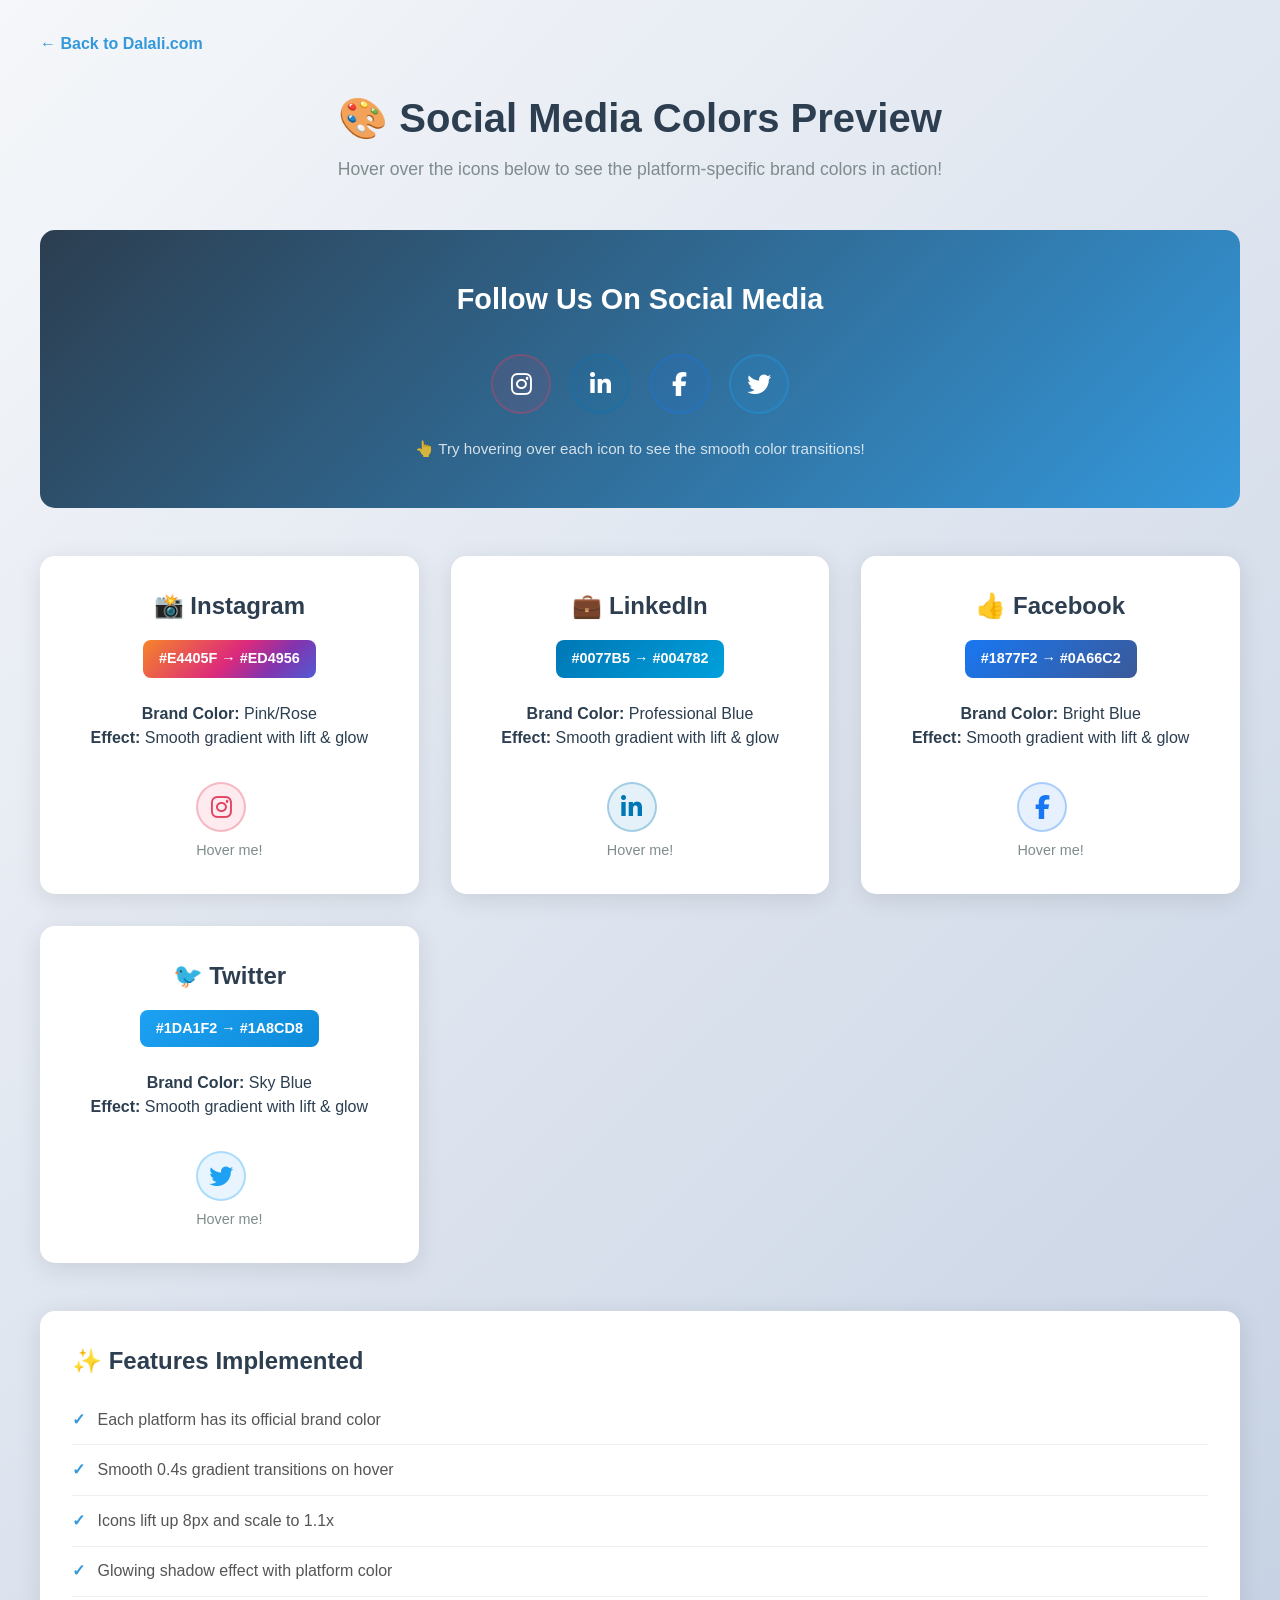
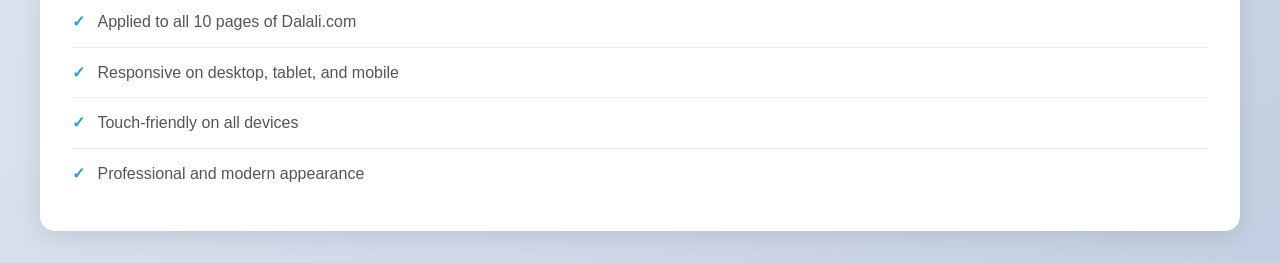
<file: social-media-preview.html>
<!DOCTYPE html>
<html lang="en">
<head>
  <meta charset="UTF-8">
  <meta http-equiv="X-UA-Compatible" content="IE=edge">
  <meta name="viewport" content="width=device-width, initial-scale=1.0">
  <title>Social Media Colors Preview - Dalali.com</title>
  <link rel="stylesheet" href="style.css">
  <link rel="stylesheet" href="https://cdnjs.cloudflare.com/ajax/libs/font-awesome/6.1.1/css/all.min.css">
  <style>
    body {
      background: linear-gradient(135deg, #f5f7fa 0%, #c3cfe2 100%);
      min-height: 100vh;
      padding: 2rem;
      font-family: 'Segoe UI', Tahoma, Geneva, Verdana, sans-serif;
    }

    .preview-container {
      max-width: 1200px;
      margin: 0 auto;
    }

    .preview-header {
      text-align: center;
      margin-bottom: 3rem;
      color: #2c3e50;
    }

    .preview-header h1 {
      font-size: 2.5rem;
      margin-bottom: 0.5rem;
      font-weight: 700;
    }

    .preview-header p {
      font-size: 1.1rem;
      color: #7f8c8d;
    }

    .preview-sections {
      display: grid;
      grid-template-columns: repeat(auto-fit, minmax(300px, 1fr));
      gap: 2rem;
      margin-bottom: 3rem;
    }

    .preview-box {
      background: white;
      padding: 2rem;
      border-radius: 15px;
      box-shadow: 0 5px 25px rgba(0, 0, 0, 0.1);
      text-align: center;
    }

    .preview-box h2 {
      color: #2c3e50;
      margin-bottom: 1rem;
      font-size: 1.5rem;
    }

    .preview-box .color-code {
      display: flex;
      gap: 1rem;
      justify-content: center;
      flex-wrap: wrap;
      margin-bottom: 1.5rem;
    }

    .color-swatch {
      padding: 0.5rem 1rem;
      border-radius: 8px;
      color: white;
      font-size: 0.9rem;
      font-weight: 600;
    }

    .instagram-color { background: linear-gradient(135deg, #F58529 0%, #DD2A7B 50%, #8134AF 75%, #515BD4 100%); }
    .linkedin-color { background: linear-gradient(135deg, #0077B5 0%, #00A0DC 100%); }
    .facebook-color { background: linear-gradient(135deg, #1877F2 0%, #3B5998 100%); }
    .twitter-color { background: linear-gradient(135deg, #1DA1F2 0%, #0D8BD9 100%); }

    .preview-icons {
      display: flex;
      justify-content: center;
      gap: 1.5rem;
      margin-top: 2rem;
    }

    .icon-demo {
      text-align: center;
    }

    .icon-demo p {
      font-size: 0.9rem;
      color: #7f8c8d;
      margin-top: 0.5rem;
    }

    /* Demo footer styling */
    .demo-footer {
      background: linear-gradient(135deg, #2c3e50 0%, #3498db 100%);
      padding: 3rem 2rem;
      border-radius: 15px;
      text-align: center;
      color: white;
      margin-bottom: 3rem;
    }

    .demo-footer h2 {
      margin-bottom: 2rem;
      font-size: 1.8rem;
    }

    .demo-footer .social-links {
      display: flex;
      gap: 1.2rem;
      justify-content: center;
      flex-wrap: wrap;
    }

    .demo-footer .social-links a {
      width: 60px;
      height: 60px;
      background: rgba(255, 255, 255, 0.15);
      border-radius: 50%;
      display: flex;
      align-items: center;
      justify-content: center;
      color: white;
      transition: all 0.4s ease;
      text-decoration: none;
      font-size: 1.5rem;
      border: 2px solid rgba(255, 255, 255, 0.3);
    }

    /* Instagram */
    .demo-footer .social-links a:has(.fa-instagram) {
      background: rgba(228, 64, 95, 0.1);
      border-color: rgba(228, 64, 95, 0.3);
    }

    .demo-footer .social-links a:has(.fa-instagram):hover {
      background: linear-gradient(135deg, #E4405F 0%, #ED4956 100%);
      border-color: #E4405F;
      color: white;
      transform: translateY(-8px) scale(1.1);
      box-shadow: 0 10px 30px rgba(228, 64, 95, 0.4);
    }

    /* LinkedIn */
    .demo-footer .social-links a:has(.fa-linkedin-in) {
      background: rgba(0, 119, 181, 0.1);
      border-color: rgba(0, 119, 181, 0.3);
    }

    .demo-footer .social-links a:has(.fa-linkedin-in):hover {
      background: linear-gradient(135deg, #0077B5 0%, #004782 100%);
      border-color: #0077B5;
      color: white;
      transform: translateY(-8px) scale(1.1);
      box-shadow: 0 10px 30px rgba(0, 119, 181, 0.4);
    }

    /* Facebook */
    .demo-footer .social-links a:has(.fa-facebook-f) {
      background: rgba(24, 119, 242, 0.1);
      border-color: rgba(24, 119, 242, 0.3);
    }

    .demo-footer .social-links a:has(.fa-facebook-f):hover {
      background: linear-gradient(135deg, #1877F2 0%, #0A66C2 100%);
      border-color: #1877F2;
      color: white;
      transform: translateY(-8px) scale(1.1);
      box-shadow: 0 10px 30px rgba(24, 119, 242, 0.4);
    }

    /* Twitter */
    .demo-footer .social-links a:has(.fa-twitter) {
      background: rgba(29, 161, 242, 0.1);
      border-color: rgba(29, 161, 242, 0.3);
    }

    .demo-footer .social-links a:has(.fa-twitter):hover {
      background: linear-gradient(135deg, #1DA1F2 0%, #1A8CD8 100%);
      border-color: #1DA1F2;
      color: white;
      transform: translateY(-8px) scale(1.1);
      box-shadow: 0 10px 30px rgba(29, 161, 242, 0.4);
    }

    .demo-footer p {
      margin-top: 1.5rem;
      font-size: 0.95rem;
      opacity: 0.8;
    }

    .instructions {
      background: white;
      padding: 2rem;
      border-radius: 15px;
      box-shadow: 0 5px 25px rgba(0, 0, 0, 0.1);
      margin-top: 3rem;
    }

    .instructions h2 {
      color: #2c3e50;
      margin-bottom: 1rem;
    }

    .instructions ul {
      list-style: none;
      padding: 0;
    }

    .instructions li {
      padding: 0.8rem 0;
      border-bottom: 1px solid #ecf0f1;
      color: #555;
    }

    .instructions li:before {
      content: "✓ ";
      color: #3498db;
      font-weight: 700;
      margin-right: 0.5rem;
    }

    .instructions li:last-child {
      border-bottom: none;
    }

    .back-link {
      display: inline-block;
      margin-bottom: 2rem;
      color: #3498db;
      text-decoration: none;
      font-weight: 600;
      transition: all 0.3s ease;
    }

    .back-link:hover {
      color: #2980b9;
      transform: translateX(-5px);
    }
  </style>
</head>
<body>
  <div class="preview-container">
    <a href="index.html" class="back-link">← Back to Dalali.com</a>

    <div class="preview-header">
      <h1>🎨 Social Media Colors Preview</h1>
      <p>Hover over the icons below to see the platform-specific brand colors in action!</p>
    </div>

    <!-- Main Demo Footer -->
    <div class="demo-footer">
      <h2>Follow Us On Social Media</h2>
      <div class="social-links">
        <a href="#" title="Instagram"><i class="fab fa-instagram"></i></a>
        <a href="#" title="LinkedIn"><i class="fab fa-linkedin-in"></i></a>
        <a href="#" title="Facebook"><i class="fab fa-facebook-f"></i></a>
        <a href="#" title="Twitter"><i class="fab fa-twitter"></i></a>
      </div>
      <p>👆 Try hovering over each icon to see the smooth color transitions!</p>
    </div>

    <!-- Color Details -->
    <div class="preview-sections">
      <!-- Instagram -->
      <div class="preview-box">
        <h2>📸 Instagram</h2>
        <div class="color-code">
          <div class="color-swatch instagram-color">#E4405F → #ED4956</div>
        </div>
        <p><strong>Brand Color:</strong> Pink/Rose</p>
        <p><strong>Effect:</strong> Smooth gradient with lift & glow</p>
        <div class="preview-icons">
          <div class="icon-demo">
            <a href="#" style="width: 50px; height: 50px; background: rgba(228, 64, 95, 0.1); border: 2px solid rgba(228, 64, 95, 0.3); border-radius: 50%; display: flex; align-items: center; justify-content: center; color: #E4405F; font-size: 1.5rem; text-decoration: none;"><i class="fab fa-instagram"></i></a>
            <p>Hover me!</p>
          </div>
        </div>
      </div>

      <!-- LinkedIn -->
      <div class="preview-box">
        <h2>💼 LinkedIn</h2>
        <div class="color-code">
          <div class="color-swatch linkedin-color">#0077B5 → #004782</div>
        </div>
        <p><strong>Brand Color:</strong> Professional Blue</p>
        <p><strong>Effect:</strong> Smooth gradient with lift & glow</p>
        <div class="preview-icons">
          <div class="icon-demo">
            <a href="#" style="width: 50px; height: 50px; background: rgba(0, 119, 181, 0.1); border: 2px solid rgba(0, 119, 181, 0.3); border-radius: 50%; display: flex; align-items: center; justify-content: center; color: #0077B5; font-size: 1.5rem; text-decoration: none;"><i class="fab fa-linkedin-in"></i></a>
            <p>Hover me!</p>
          </div>
        </div>
      </div>

      <!-- Facebook -->
      <div class="preview-box">
        <h2>👍 Facebook</h2>
        <div class="color-code">
          <div class="color-swatch facebook-color">#1877F2 → #0A66C2</div>
        </div>
        <p><strong>Brand Color:</strong> Bright Blue</p>
        <p><strong>Effect:</strong> Smooth gradient with lift & glow</p>
        <div class="preview-icons">
          <div class="icon-demo">
            <a href="#" style="width: 50px; height: 50px; background: rgba(24, 119, 242, 0.1); border: 2px solid rgba(24, 119, 242, 0.3); border-radius: 50%; display: flex; align-items: center; justify-content: center; color: #1877F2; font-size: 1.5rem; text-decoration: none;"><i class="fab fa-facebook-f"></i></a>
            <p>Hover me!</p>
          </div>
        </div>
      </div>

      <!-- Twitter -->
      <div class="preview-box">
        <h2>🐦 Twitter</h2>
        <div class="color-code">
          <div class="color-swatch twitter-color">#1DA1F2 → #1A8CD8</div>
        </div>
        <p><strong>Brand Color:</strong> Sky Blue</p>
        <p><strong>Effect:</strong> Smooth gradient with lift & glow</p>
        <div class="preview-icons">
          <div class="icon-demo">
            <a href="#" style="width: 50px; height: 50px; background: rgba(29, 161, 242, 0.1); border: 2px solid rgba(29, 161, 242, 0.3); border-radius: 50%; display: flex; align-items: center; justify-content: center; color: #1DA1F2; font-size: 1.5rem; text-decoration: none;"><i class="fab fa-twitter"></i></a>
            <p>Hover me!</p>
          </div>
        </div>
      </div>
    </div>

    <!-- Instructions -->
    <div class="instructions">
      <h2>✨ Features Implemented</h2>
      <ul>
        <li>Each platform has its official brand color</li>
        <li>Smooth 0.4s gradient transitions on hover</li>
        <li>Icons lift up 8px and scale to 1.1x</li>
        <li>Glowing shadow effect with platform color</li>
        <li>Applied to all 10 pages of Dalali.com</li>
        <li>Responsive on desktop, tablet, and mobile</li>
        <li>Touch-friendly on all devices</li>
        <li>Professional and modern appearance</li>
      </ul>
    </div>
  </div>
</body>
</html>
</file>
<file: style.css>
/* =====================================================
   DALALI.COM - MODERN REAL ESTATE WEBSITE
   ===================================================== */

:root {
    --primary-color: #2c3e50;
    --secondary-color: #3498db;
    --accent-color: #e74c3c;
    --light-bg: #ecf0f1;
    --dark-text: #2c3e50;
    --light-text: #7f8c8d;
    --white: #ffffff;
    --shadow: 0 2px 15px rgba(0, 0, 0, 0.1);
    --shadow-dark: 0 5px 25px rgba(0, 0, 0, 0.2);
    --transition: all 0.3s ease;
}

/* =====================================================
   GLOBAL STYLES
   ===================================================== */

* {
    margin: 0;
    padding: 0;
    box-sizing: border-box;
}

html, body {
    scroll-behavior: smooth;
    font-family: 'Segoe UI', Tahoma, Geneva, Verdana, sans-serif;
    color: var(--dark-text);
    overflow-x: hidden;
}

body {
    background-color: var(--white);
    line-height: 1.6;
}

/* =====================================================
   HEADER & NAVIGATION
   ===================================================== */

header {
    position: fixed;
    top: 0;
    left: 0;
    right: 0;
    z-index: 1000;
    background: linear-gradient(135deg, var(--primary-color) 0%, var(--secondary-color) 100%);
    padding: 0.8rem 0;
    box-shadow: var(--shadow-dark);
}

nav {
    width: 100%;
    display: flex;
    justify-content: space-between;
    align-items: center;
    padding: 0 3rem;
    max-width: 100%;
}

.navbar {
    width: 100%;
    display: flex;
    justify-content: space-between;
    align-items: center;
}

.logo {
    display: flex;
    align-items: center;
    text-decoration: none;
    font-size: 1.8rem;
    font-weight: 700;
    color: var(--white);
    transition: var(--transition);
}

.logo h1 {
    margin: 0;
    font-size: 1.8rem;
    letter-spacing: 1px;
}

.logo h1 span {
    color: var(--accent-color);
}

.logo:hover {
    transform: scale(1.05);
    text-shadow: 2px 2px 5px rgba(0, 0, 0, 0.3);
}

.menu {
    display: flex;
    gap: 2rem;
    align-items: center;
}

.menu a {
    color: var(--white);
    text-decoration: none;
    font-size: 1rem;
    font-weight: 500;
    transition: var(--transition);
    position: relative;
    padding-bottom: 0.3rem;
}

.menu a::after {
    content: '';
    position: absolute;
    bottom: 0;
    left: 0;
    width: 0;
    height: 2px;
    background-color: var(--accent-color);
    transition: var(--transition);
}

.menu a:hover::after {
    width: 100%;
}

.menu a:hover {
    color: var(--accent-color);
}

#menu-bars {
    font-size: 1.5rem;
    cursor: pointer;
    display: none;
    color: var(--white);
}

/* =====================================================
   RESPONSIVE NAVIGATION
   ===================================================== */

@media (max-width: 768px) {
    nav {
        padding: 0 1rem;
    }

    .menu {
        position: fixed;
        top: 70px;
        left: -100%;
        flex-direction: column;
        background: linear-gradient(135deg, var(--primary-color) 0%, var(--secondary-color) 100%);
        width: 100%;
        text-align: center;
        transition: var(--transition);
        gap: 1rem;
        padding: 2rem;
    }

    .menu.active {
        left: 0;
    }

    #menu-bars {
        display: block;
    }

    .logo h1 {
        font-size: 1.4rem;
    }
}

/* =====================================================
   MAIN CONTENT AREA - HOME PAGE
   ===================================================== */

main {
    width: 100%;
    min-height: 85vh;
    display: flex;
    justify-content: center;
    align-items: center;
    position: relative;
    margin-top: 70px;
    background: linear-gradient(135deg, rgba(44, 62, 80, 0.8) 0%, rgba(52, 152, 219, 0.8) 100%);
    overflow: hidden;
}

/* Homepage main background */
.main-homepage {
    background-image: url('images/Index pic.jpg');
    background-size: cover;
    background-position: center;
    background-attachment: fixed;
}

/* Buyers page main background */
.main-buyers {
    background-image: url('images/home-bg.jpg');
    background-size: cover;
    background-position: center;
    background-attachment: fixed;
}

/* Owners page main background */
.main-owners {
    background-image: url('images/Owners.png');
    background-size: cover;
    background-position: center;
    background-attachment: fixed;
}

main::before {
    content: '';
    position: absolute;
    top: 0;
    left: 0;
    right: 0;
    bottom: 0;
    background: url('data:image/svg+xml,<svg xmlns="http://www.w3.org/2000/svg" viewBox="0 0 1440 320"><path fill="rgba(255,255,255,.05)" fill-opacity="1" d="M0,96L48,112C96,128,192,160,288,160C384,160,480,128,576,122.7C672,117,768,139,864,144C960,149,1056,139,1152,128C1248,117,1344,107,1392,101.3L1440,96L1440,320L1392,320C1344,320,1248,320,1152,320C1056,320,960,320,864,320C768,320,672,320,576,320C480,320,384,320,288,320C192,320,96,320,48,320L0,320Z"></path></svg>') no-repeat bottom;
    background-size: cover;
    opacity: 0.3;
}

.over {
    text-align: center;
    color: var(--white);
    z-index: 10;
    animation: fadeInUp 1s ease;
}

.over h1 {
    font-size: 4rem;
    font-weight: 700;
    margin-bottom: 1rem;
    text-shadow: 2px 2px 10px rgba(0, 0, 0, 0.3);
    letter-spacing: 2px;
}

.over h2 {
    font-size: 2.5rem;
    font-weight: 300;
    text-shadow: 2px 2px 10px rgba(0, 0, 0, 0.3);
    letter-spacing: 1px;
    margin-bottom: 2rem;
}

/* =====================================================
   BACKGROUND IMAGES
   ===================================================== */

.image, .image_buyer, img {
    width: 100%;
    height: auto;
    object-fit: cover;
}

/* =====================================================
   HOME PAGE - SEARCH FORM SECTION
   ===================================================== */

section.home {
    margin-top: 70px;
    padding: 4rem 2rem;
    background: var(--light-bg);
    text-align: center;
}

section.home form {
    max-width: 900px;
    margin: 0 auto;
    background: var(--white);
    padding: 3rem;
    border-radius: 15px;
    box-shadow: var(--shadow-dark);
}

section.home form h3 {
    font-size: 2rem;
    color: var(--primary-color);
    margin-bottom: 2rem;
    font-weight: 600;
}

.buttons-container {
    display: flex;
    gap: 1.5rem;
    justify-content: center;
    margin-bottom: 2rem;
    flex-wrap: wrap;
}

section {
    padding: 4rem 2rem;
}

/* =====================================================
   BUTTONS
   ===================================================== */

.btn, .btn2, .btn3, .btn4, .signup-btn, .btn_buy {
    padding: 0.8rem 2.5rem;
    border: none;
    border-radius: 50px;
    font-size: 1rem;
    font-weight: 600;
    cursor: pointer;
    transition: var(--transition);
    text-decoration: none;
    display: inline-block;
    text-align: center;
}

.btn {
    background: linear-gradient(135deg, var(--secondary-color), var(--primary-color));
    color: var(--white);
    box-shadow: 0 4px 15px rgba(52, 152, 219, 0.3);
}

.btn:hover {
    transform: translateY(-3px);
    box-shadow: 0 6px 20px rgba(52, 152, 219, 0.5);
}

.btn2 {
    background: linear-gradient(135deg, var(--accent-color), #c0392b);
    color: var(--white);
    box-shadow: 0 4px 15px rgba(231, 76, 60, 0.3);
}

.btn2:hover {
    transform: translateY(-3px);
    box-shadow: 0 6px 20px rgba(231, 76, 60, 0.5);
}

.btn3 {
    background: linear-gradient(135deg, var(--secondary-color), #2980b9);
    color: var(--white);
    font-size: 0.9rem;
    padding: 0.6rem 2rem;
    box-shadow: 0 4px 15px rgba(52, 152, 219, 0.3);
    width: auto;
    margin-top: 1rem;
}

.btn3:hover {
    transform: translateY(-3px);
    box-shadow: 0 6px 20px rgba(52, 152, 219, 0.5);
}

.btn4 {
    background: var(--accent-color);
    color: var(--white);
    font-size: 0.9rem;
    padding: 0.6rem 1.8rem;
    width: auto;
}

.btn4:hover {
    background: #c0392b;
    transform: translateY(-3px);
}

.signup-btn {
    background: linear-gradient(135deg, var(--secondary-color), var(--primary-color));
    color: var(--white);
    width: 100%;
    margin-top: 1.5rem;
    box-shadow: var(--shadow);
    border: none;
}

.signup-btn:hover {
    transform: translateY(-2px);
    box-shadow: var(--shadow-dark);
}

.btn_buy {
    background: linear-gradient(135deg, var(--accent-color), #c0392b);
    color: var(--white);
}

.btn_buy:hover {
    transform: translateY(-3px);
}

/* =====================================================
   INPUT BOXES & FORMS
   ===================================================== */

.inputbox {
    display: flex;
    flex-wrap: wrap;
    gap: 1.5rem;
    justify-content: center;
    margin-bottom: 2rem;
}

.inputbox input,
.inputbox select {
    padding: 0.9rem;
    border: 2px solid var(--light-bg);
    border-radius: 8px;
    font-size: 1rem;
    width: 100%;
    max-width: 250px;
    transition: var(--transition);
    font-family: inherit;
}

.inputbox input:focus,
.inputbox select:focus {
    outline: none;
    border-color: var(--secondary-color);
    box-shadow: 0 0 10px rgba(52, 152, 219, 0.2);
}

.submitbtn {
    display: flex;
    justify-content: center;
}

.home form .buttons-container .btn{
    flex: 1;
    text-align: center;
    width: 100%;
    max-width: 440px;
}

.home form .inputbox{
    display: flex;
    flex-wrap: wrap;
    gap: 1.5rem;
    margin-top: 2rem;
}

.home form .inputbox input,
.home form .inputbox select{
    flex: 1 1 25rem;
    border: 2px solid var(--light-bg);
    border-radius: 8px;
    font-size: 1rem;
    padding: 0.9rem;
}

.home form .btn2{
    width: 100%;
    margin-top: 2rem;
}

/* =====================================================
   SERVICES SECTION
   ===================================================== */

.service {
    padding: 4rem 2rem;
    background: var(--white);
    margin-top: 0;
}

.heading {
    text-align: center;
    font-size: 2.5rem;
    color: var(--primary-color);
    margin-bottom: 3rem;
    font-weight: 700;
    position: relative;
    padding-bottom: 1rem;
}

.heading::after {
    content: '';
    position: absolute;
    bottom: 0;
    left: 50%;
    transform: translateX(-50%);
    width: 80px;
    height: 4px;
    background: linear-gradient(90deg, var(--secondary-color), var(--accent-color));
    border-radius: 2px;
}

.heading span {
    color: var(--secondary-color);
}

.box-container {
    display: grid;
    grid-template-columns: repeat(auto-fit, minmax(300px, 1fr));
    gap: 2rem;
    max-width: 1200px;
    margin: 0 auto;
}

.box {
    background: var(--white);
    padding: 2rem;
    border-radius: 12px;
    box-shadow: var(--shadow);
    transition: var(--transition);
    text-align: center;
    border: 1px solid rgba(0, 0, 0, 0.1);
}

.box:hover {
    transform: translateY(-10px);
    box-shadow: var(--shadow-dark);
}

.box img {
    width: 100%;
    height: 250px;
    object-fit: cover;
    border-radius: 10px;
    margin-bottom: 1.5rem;
}

.box h3 {
    font-size: 1.5rem;
    color: var(--primary-color);
    margin-bottom: 1rem;
    font-weight: 600;
}

.box p {
    color: var(--light-text);
    margin-bottom: 1.5rem;
    line-height: 1.8;
}

.img_ser {
    width: 250px;
    height: 200px;
    object-fit: cover;
}

/* =====================================================
   FEATURED PROPERTIES SECTION
   ===================================================== */

.featured {
    padding: 4rem 2rem;
    background: linear-gradient(135deg, var(--light-bg) 0%, #f8f9fa 100%);
}

.featured .box-container {
    display: grid;
    grid-template-columns: repeat(auto-fit, minmax(320px, 1fr));
    gap: 2rem;
    max-width: 1200px;
    margin: 0 auto;
}

.featured .box {
    background: var(--white);
    border-radius: 12px;
    overflow: hidden;
    box-shadow: var(--shadow);
    transition: var(--transition);
}

.featured .box:hover {
    transform: translateY(-10px);
    box-shadow: var(--shadow-dark);
}

.featured .box .image-container {
    position: relative;
    overflow: hidden;
    height: 250px;
    background: var(--light-bg);
}

.featured .box .image-container img {
    width: 100%;
    height: 100%;
    object-fit: cover;
    transition: var(--transition);
}

.featured .box:hover .image-container img {
    transform: scale(1.1);
}

.featured .box .image-container .info {
    position: absolute;
    top: 0;
    left: 0;
    right: 0;
    bottom: 0;
    background: rgba(0, 0, 0, 0.5);
    display: flex;
    align-items: flex-end;
    padding: 1.5rem;
    opacity: 0;
    transition: var(--transition);
}

.featured .box:hover .image-container .info {
    opacity: 1;
}

.featured .box .image-container .info h3 {
    color: var(--white);
    font-size: 1.3rem;
    margin-bottom: 0.5rem;
    font-weight: 600;
}

.featured .box .image-container .icons {
    position: absolute;
    top: 1rem;
    right: 1rem;
    display: flex;
    gap: 0.8rem;
}

.featured .box .image-container .icons a {
    background: linear-gradient(135deg, var(--secondary-color), var(--primary-color));
    color: var(--white);
    width: 35px;
    height: 35px;
    display: flex;
    align-items: center;
    justify-content: center;
    border-radius: 50%;
    transition: var(--transition);
    font-size: 0.9rem;
    text-decoration: none;
}

.featured .box .image-container .icons a:hover {
    transform: scale(1.15);
    background: var(--accent-color);
}

.featured .box .image-container .icons a h3 {
    font-weight: 500;
    padding-left: 0.5rem;
}

.featured .box .content {
    padding: 1.5rem;
}

.featured .box .content .price {
    display: flex;
    justify-content: space-between;
    align-items: center;
    margin-bottom: 1rem;
    padding-bottom: 1rem;
    border-bottom: 2px solid var(--light-bg);
}

.featured .box .content .price h3 {
    font-size: 1.5rem;
    color: var(--accent-color);
    font-weight: 700;
}

.featured .box .content .price a {
    color: var(--secondary-color);
    text-decoration: none;
    font-weight: 600;
    transition: var(--transition);
}

.featured .box .content .price a:hover {
    color: var(--accent-color);
}

.featured .box .content .location {
    margin-bottom: 1rem;
}

.featured .box .content .location h3 {
    color: var(--primary-color);
    font-size: 1.1rem;
    margin-bottom: 0.3rem;
}

.featured .box .content .location p {
    color: var(--light-text);
    font-size: 0.9rem;
}

.featured .box .content .details {
    display: grid;
    grid-template-columns: repeat(2, 1fr);
    gap: 1rem;
    margin-bottom: 1.5rem;
    padding-bottom: 1rem;
    border-bottom: 2px solid var(--light-bg);
}

.featured .box .content .details h3 {
    color: var(--dark-text);
    font-size: 1rem;
    display: flex;
    align-items: center;
    gap: 0.5rem;
    border: 1px solid rgba(0, 0, 0, 0.1);
    padding: 0.8rem;
    border-radius: 5px;
}

.featured .box .content .details h3 i {
    color: var(--secondary-color);
    font-size: 1.2rem;
}

.featured .box .content .buttons {
    display: flex;
    gap: 1rem;
}

.featured .box .content .buttons .btn4 {
    flex: 1;
    text-align: center;
}

/* =====================================================
   TEAM SECTION
   ===================================================== */

.team {
    padding: 4rem 2rem;
    background: var(--white);
}

.team .box-container {
    display: grid;
    grid-template-columns: repeat(auto-fit, minmax(280px, 1fr));
    gap: 2rem;
    max-width: 1000px;
    margin: 0 auto;
}

.team .box {
    background: var(--light-bg);
    padding: 2rem;
    border-radius: 12px;
    text-align: center;
    transition: var(--transition);
    position: relative;
}

.team .box:hover {
    transform: translateY(-10px);
    background: var(--white);
    box-shadow: var(--shadow-dark);
}

.team .box .fa-envelope,
.team .box .fa-phone {
    position: absolute;
    top: 1rem;
    width: 40px;
    height: 40px;
    display: flex;
    align-items: center;
    justify-content: center;
    border-radius: 50%;
    background: linear-gradient(135deg, var(--secondary-color), var(--primary-color));
    color: var(--white);
    transition: var(--transition);
    cursor: pointer;
}

.team .box .fa-envelope {
    right: 1rem;
}

.team .box .fa-phone {
    left: 1rem;
}

.team .box .fa-envelope:hover,
.team .box .fa-phone:hover {
    transform: scale(1.2);
    background: var(--accent-color);
}

.team .box img {
    width: 120px;
    height: 120px;
    border-radius: 50%;
    object-fit: cover;
    margin: 1rem 0;
    border: 4px solid var(--secondary-color);
}

.team .box h3 {
    font-size: 1.3rem;
    color: var(--primary-color);
    margin-bottom: 0.5rem;
    font-weight: 600;
}

.team .box p {
    color: var(--light-text);
    font-size: 0.9rem;
}

.team .box span {
    font-size: 0.9rem;
    color: var(--light-text);
}

/* =====================================================
   BUYER/OWNER DATA SECTIONS
   ===================================================== */

.buyer_data {
    padding: 3rem 2rem;
    background: var(--white);
    margin-top: 1rem;
}

.buyerall, .buyerall3, .buyerall4 {
    max-width: 1200px;
    margin: 0 auto;
    display: flex;
    gap: 2rem;
    align-items: center;
}

.buye1, .buye2, .buye3, .buye4 {
    flex: 1;
    overflow: hidden;
    border-radius: 12px;
    box-shadow: var(--shadow);
    transition: var(--transition);
}

.buye1:hover, .buye2:hover, .buye3:hover, .buye4:hover {
    box-shadow: var(--shadow-dark);
    transform: translateY(-5px);
}

.buye1 img, .buye2 img, .buye3 img, .buye4 img {
    width: 100%;
    height: 350px;
    object-fit: cover;
    transition: var(--transition);
}

.buye1:hover img, .buye2:hover img, .buye3:hover img, .buye4:hover img {
    transform: scale(1.05);
}

.databuye1, .databuye2, .databuye3, .databuye4 {
    flex: 1;
}

.databuye1 p, .databuye2 p, .databuye3 p, .databuye4 p {
    color: var(--light-text);
    line-height: 1.9;
    font-size: 1rem;
    margin-bottom: 1rem;
    text-align: justify;
}

@media (max-width: 768px) {
    .buyerall, .buyerall3, .buyerall4 {
        flex-direction: column;
    }

    .buye1, .buye2, .buye3 {
        flex: none;
    }

    .databuye1, .databuye2, .databuye3, .databuye4 {
        flex: none;
    }
}

/* =====================================================
   MAP SECTION
   ===================================================== */

.map {
    padding: 3rem 2rem;
    background: var(--light-bg);
}

.map .row {
    max-width: 1200px;
    margin: 0 auto;
    display: grid;
    grid-template-columns: 1fr 1fr;
    gap: 2rem;
    align-items: center;
}

.map iframe {
    width: 100%;
    border-radius: 12px;
    box-shadow: var(--shadow-dark);
}

.map form {
    background: var(--white);
    padding: 2rem;
    border-radius: 12px;
    box-shadow: var(--shadow);
}

@media (max-width: 768px) {
    .map .row {
        grid-template-columns: 1fr;
    }

    .map iframe {
        height: 400px;
    }
}

/* =====================================================
   FOOTER - MODERN REAL ESTATE DESIGN
   ===================================================== */

footer {
    background: linear-gradient(135deg, #1a1a2e 0%, #16213e 50%, #0f3460 100%);
    color: #E6EEF5;
    padding: 70px 2rem 40px;
    margin-top: 4rem;
    position: relative;
    overflow: hidden;
    border-radius: 20px 20px 0 0;
    box-shadow: 0 -10px 30px rgba(0,0,0,0.1);
}

footer .container {
    max-width: 1200px;
    margin: 0 auto;
    position: relative;
    z-index: 2;
}

footer .row {
    display: grid;
    grid-template-columns: repeat(auto-fit, minmax(220px, 1fr));
    gap: 2.5rem;
    margin-bottom: 3rem;
    align-items: start;
}

footer .footer-col {
    display: flex;
    flex-direction: column;
    align-items: center;
    text-align: center;
}

footer .footer-col h4 {
    font-family: 'Poppins', 'Inter', sans-serif;
    font-size: 1.4rem;
    font-weight: 600;
    color: #E6EEF5;
    text-transform: uppercase;
    letter-spacing: 1px;
    margin-bottom: 1.5rem;
    text-align: center;
}

footer .footer-col ul {
    list-style: none;
    padding: 0;
    text-align: center;
    width: 100%;
    max-width: 220px;
}


footer .footer-col ul li {
    margin-bottom: 1rem;
}

footer .footer-col ul li a {
    color: #B8C4D1;
    text-decoration: none;
    font-weight: 400;
    font-size: 0.95rem;
    transition: all 0.3s ease;
    display: inline-block;
}

footer .footer-col ul li a:hover {
    color: #4FBF9F;
    transform: translateY(-2px);
}

/* Social Links in Footer */
.footer-col .social-links {
    display: flex;
    justify-content: center;
    gap: 1rem;
    margin-top: 1rem;
}

.footer-col .social-links a {
    display: inline-flex;
    height: 60px;
    width: 60px;
    background-color: rgba(255, 255, 255, 0.15);
    align-items: center;
    justify-content: center;
    border-radius: 50%;
    color: #ffffff;
    transition: all 0.4s ease;
    border: 2px solid rgba(255, 255, 255, 0.3);
    font-size: 1.5rem;
    text-decoration: none;
}

/* Instagram */
.footer-col .social-links a.instagram {
    background-color: rgba(228, 64, 95, 0.1);
    border-color: rgba(228, 64, 95, 0.3);
}

.footer-col .social-links a.instagram:hover {
    color: #ffffff;
    background: linear-gradient(135deg, #E4405F 0%, #ED4956 100%);
    border-color: #E4405F;
    transform: translateY(-8px) scale(1.1);
    box-shadow: 0 10px 30px rgba(228, 64, 95, 0.4);
}

/* LinkedIn */
.footer-col .social-links a.linkedin {
    background-color: rgba(0, 119, 181, 0.1);
    border-color: rgba(0, 119, 181, 0.3);
}

.footer-col .social-links a.linkedin:hover {
    color: #ffffff;
    background: linear-gradient(135deg, #0077B5 0%, #004782 100%);
    border-color: #0077B5;
    transform: translateY(-8px) scale(1.1);
    box-shadow: 0 10px 30px rgba(0, 119, 181, 0.4);
}

/* Facebook */
.footer-col .social-links a.facebook {
    background-color: rgba(24, 119, 242, 0.1);
    border-color: rgba(24, 119, 242, 0.3);
}

.footer-col .social-links a.facebook:hover {
    color: #ffffff;
    background: linear-gradient(135deg, #1877F2 0%, #0A66C2 100%);
    border-color: #1877F2;
    transform: translateY(-8px) scale(1.1);
    box-shadow: 0 10px 30px rgba(24, 119, 242, 0.4);
}

/* Twitter */
.footer-col .social-links a.twitter {
    background-color: rgba(29, 161, 242, 0.1);
    border-color: rgba(29, 161, 242, 0.3);
}

.footer-col .social-links a.twitter:hover {
    color: #ffffff;
    background: linear-gradient(135deg, #1DA1F2 0%, #1A8CD8 100%);
    border-color: #1DA1F2;
    transform: translateY(-8px) scale(1.1);
    box-shadow: 0 10px 30px rgba(29, 161, 242, 0.4);
}

/* Footer Responsive */
@media (max-width: 768px) {
    footer .row {
        grid-template-columns: repeat(2, 1fr);
        gap: 2rem;
    }

    footer .footer-col h4 {
        font-size: 1.2rem;
    }

    footer .footer-col ul li a {
        font-size: 0.9rem;
    }
}

@media (max-width: 480px) {
    footer .row {
        grid-template-columns: 1fr;
        gap: 2rem;
    }

    footer {
        padding: 50px 1rem 30px;
    }

    footer .footer-col h4 {
        font-size: 1.1rem;
        margin-bottom: 1rem;
    }

    footer .footer-col ul li {
        margin-bottom: 0.8rem;
    }
}

/* =====================================================
   ANIMATIONS
   ===================================================== */

@keyframes fadeInUp {
    from {
        opacity: 0;
        transform: translateY(30px);
    }
    to {
        opacity: 1;
        transform: translateY(0);
    }
}

@keyframes slideInLeft {
    from {
        opacity: 0;
        transform: translateX(-30px);
    }
    to {
        opacity: 1;
        transform: translateX(0);
    }
}

@keyframes slideInRight {
    from {
        opacity: 0;
        transform: translateX(30px);
    }
    to {
        opacity: 1;
        transform: translateX(0);
    }
}

/* =====================================================
   RESPONSIVE DESIGN
   ===================================================== */

@media (max-width: 1024px) {
    .over h1 {
        font-size: 3rem;
    }

    .over h2 {
        font-size: 2rem;
    }

    .box-container {
        grid-template-columns: repeat(auto-fit, minmax(250px, 1fr));
    }
}

@media (max-width: 768px) {
    header {
        padding: 0.5rem 0;
    }

    nav {
        padding: 0 1rem;
    }

    .over h1 {
        font-size: 2rem;
    }

    .over h2 {
        font-size: 1.3rem;
    }

    section {
        padding: 2rem 1rem;
    }

    .heading {
        font-size: 2rem;
    }

    .inputbox input,
    .inputbox select {
        max-width: 100%;
    }

    .buttons-container {
        flex-direction: column;
    }

    .box-container {
        grid-template-columns: 1fr;
    }

    .featured .box-container {
        grid-template-columns: 1fr;
    }

    .team .box-container {
        grid-template-columns: 1fr;
    }
}

@media (max-width: 480px) {
    .over h1 {
        font-size: 1.5rem;
    }

    .over h2 {
        font-size: 1rem;
    }

    nav {
        padding: 0 0.5rem;
    }

    .logo h1 {
        font-size: 1.2rem;
    }

    .menu {
        gap: 0.5rem;
        padding: 1rem;
    }

    section {
        padding: 1.5rem 0.5rem;
    }

    .heading {
        font-size: 1.5rem;
    }

    .box {
        padding: 1rem;
    }

    section.home form {
        padding: 1.5rem;
    }
}

/* =====================================================
   UTILITY CLASSES
   ===================================================== */

.motion {
    animation: fadeInUp 0.8s ease;
}

.container {
    max-width: 1200px;
    margin: 0 auto;
    width: 100%;
}

/* =====================================================
   SCROLLBAR STYLING
   ===================================================== */

::-webkit-scrollbar {
    width: 10px;
}

::-webkit-scrollbar-track {
    background: var(--light-bg);
}

::-webkit-scrollbar-thumb {
    background: linear-gradient(135deg, var(--secondary-color), var(--primary-color));
    border-radius: 5px;
}

::-webkit-scrollbar-thumb:hover {
    background: var(--accent-color);
}

.team .box-container .box .share{
    padding-top: 2rem;
    display: flex;
}

.team .box-container .box .share a{
    margin:0 .3rem;
    height:4rem;
    width:4rem;
    line-height: 4rem;
    background:#f7f7f7;
    color:#666;
    border-radius: .5rem;
    font-size: 2rem;
}

.team .box-container .box .share a:hover{
    background: rgb(1, 130, 250) ;
    color: #fff;
}


/*--------------------------------------------------------------
# contact details 
--------------------------------------------------------------*/
.contact .icons-container{
    display: flex;
    flex-wrap: wrap;
    gap:1.5rem;
    padding-bottom: 2rem;
}

.contact .icons-container .icons{
    flex: 0 3 23rem;
    background: #fff;
    padding:2rem;
    border:.1rem solid rgba(0,0,0,.2);
    border-radius: .5rem;
    box-shadow: 0 .5rem 1rem rgba(0,0,0,.1);
    text-align: center;
}

.contact .icons-container .icons img{
    height:9rem;
    width: 300px;
}

.contact .icons-container .icons h3{
    font-size: 2.5rem;
    color:#333;
    padding:1rem 0;
}

.contact .icons-container .icons p{
    font-size: 1.5rem;
    color:#666;
    padding:.2rem 0;
}


/*--------------------------------------------------------------
# Map details 
--------------------------------------------------------------*/

.map .row{
    background: #fff;
    border:.1rem solid rgba(0,0,0,.2);
    box-shadow: 0 .5rem 1rem rgba(0,0,0,.1);
    border-radius: .5rem;
    display: flex;
    flex-wrap: wrap-reverse;
    padding:1rem;
}

.map .row form{
    flex:1 2 30rem;
    padding:.5rem 1rem;
}

.map .row .map{
    flex:1 2 30rem;
    width:100%;
    padding:1rem;
}

.map .row form .inputBox{
    display: flex;
    flex-wrap: wrap;
    justify-content: space-between;
}

.map .row form textarea,
.map .row form .inputBox input{
    margin-top: 1rem;
    padding:1rem;
    font-size: 1.7rem;
    color:#333;
    background: #f7f7f7;
    border-radius: .5rem;
    text-transform: none;
    width:49%;
}

.map .row form textarea{
    width:100%;
    height:15rem;
    resize: none;
}

.map .row form textarea:focus,
.map .row form .inputBox input:focus{
    background-color: #f7f7f7;
}

/*--------------------------------------------------------------
# footer section 
--------------------------------------------------------------*/
body{
	line-height: 1.5;
	font-family: 'Poppins', sans-serif;
}



/* for buyer  -> Buyer data */
.buyer_data .buyerall{
    display: flex;
}
.buyer_data .buyerall .buye1{
    width: 4500px;
    margin-right:30px;
}

.buyer_data .buyerall{
    display: flex;
}
.buyer_data .buyerall .buye2{
    width: 4500px;
    margin-left:30px ;
}


.buyer_data .buyerall3{
    /* display: block; */
    display: flex;
    align-items: center;
    justify-content: center;
}
.buyer_data .buyerall3 .buye3{
    width: 5000px;
    margin-right:30px;
    margin-top:10% ;
}

.buyer_data .buyerall3 .databuye3{
    margin-top:10%;
} 

.btn_buy{
    width: 220px;
    margin-top:1rem;
    margin-bottom: 1rem;
    display:inline-block;
    padding: .5rem 3rem;
    border-radius: .5rem;
    text-align: center;
    justify-content: center;
    font-size:1.4rem;
    color:#333;
    background: lightblue;
    cursor: pointer;
    display: inline-block;
    margin-left: 42%;
}
.btn_buy:hover{
        background: rgb(164, 184, 203) ;
        color: #fff;
}

/* media queries  */
@media (max-width:991px){

    html{
        font-size:55%;
    }

    header{
        padding:1.5rem 1rem;
    }

    section{
        padding:1.5rem;
    }

}

/* media Query */
@media (max-width:768px){

    header .icons #menu-bars{
        display: inline-block;
    }

    header .navbar{
        position: absolute;
        left:0; right:0; top:100%;
        background:#f7f7f7;
        border-top: .1rem solid #333;
        border-bottom: .1rem solid #333;
        transition: .2s linear;
        clip-path: polygon(0 0, 100% 0, 100% 0, 0 0);
    }

    header .navbar.active{
        clip-path: polygon(0 0, 100% 0, 100% 100%, 0% 100%);
    }

    header .navbar a{
        display: block;
        padding:1.5rem;
        margin:1.5rem;
        background:#fff;
        border:.1rem solid #333;
        box-shadow: 0 .5rem 1rem rgba(0,0,0,.1);
        border-radius: .5rem;
    }

}

@media (max-width:450px){

    html{
        font-size:50%;
    }

    .map .row form .inputBox input{
        width: 100%;
    }

}
/* Footer Responsive Design */
@media (max-width: 768px) {
  footer {
    padding: 55px 1.5rem 35px;
  }

  footer .footer-col h4 {
    font-size: 1.25rem;
  }

  footer .footer-col ul li a {
    font-size: 0.92rem;
  }
}

@media (max-width: 480px) {
  footer {
    padding: 45px 1rem 30px;
  }

  footer .footer-col h4 {
    font-size: 1.15rem;
  }

  footer .footer-col ul {
    max-width: 260px;
    margin: 0 auto;
  }

  footer .footer-col ul li a {
    font-size: 0.9rem;
  }
}
</file>
<file: news.css>
:root {
    --primary-color: #2c3e50;
    --secondary-color: #3498db;
    --accent-color: #e74c3c;
    --light-bg: #ecf0f1;
    --dark-text: #2c3e50;
    --light-text: #7f8c8d;
    --white: #ffffff;
    --shadow: 0 2px 15px rgba(0, 0, 0, 0.1);
    --shadow-dark: 0 5px 25px rgba(0, 0, 0, 0.2);
}

* {
    margin: 0;
    padding: 0;
    box-sizing: border-box;
    font-family: 'Segoe UI', Tahoma, Geneva, Verdana, sans-serif;
    text-decoration: none;
    scroll-behavior: smooth;
}

body {
    background: var(--white);
    color: var(--dark-text);
}

.new1 {
    max-width: 1200px;
    margin: 100px auto 0;
    padding: 2rem;
}

.new1 .title_new1 {
    padding-top: 1.5rem;
    font-size: 2.5rem;
    color: var(--primary-color);
    font-weight: 700;
    margin-bottom: 2rem;
    text-align: center;
    letter-spacing: 1px;
}

.new1 .image_init {
    width: 100%;
    max-width: 800px;
    margin: 0 auto 2rem;
    overflow: hidden;
    border-radius: 15px;
    box-shadow: var(--shadow-dark);
    transition: all 0.3s ease;
}

.new1 .image_init:hover {
    transform: translateY(-5px);
    box-shadow: 0 10px 40px rgba(0, 0, 0, 0.3);
}

.new1 .image_init img {
    width: 100%;
    height: auto;
    display: block;
    transition: transform 0.3s ease;
}

.new1 .image_init:hover img {
    transform: scale(1.05);
}

.new1 .info1 {
    width: 100%;
    font-size: 1.05rem;
    color: var(--light-text);
    line-height: 1.9;
    margin-bottom: 2rem;
}

.new1 .info1 p {
    margin-bottom: 1.5rem;
    text-align: justify;
}

.new1 .info1 h4 {
    color: var(--primary-color);
    font-size: 1.3rem;
    margin: 2rem 0 1rem;
    font-weight: 600;
}

.new1 .info1_blur {
    background: var(--light-bg);
    padding: 1.5rem;
    border-radius: 10px;
    border-left: 4px solid var(--secondary-color);
    margin: 1.5rem 0;
    opacity: 0.95;
}

.new1 .info1_blur p {
    color: var(--dark-text);
    opacity: 1;
}

.new1 iframe {
    width: 100%;
    max-width: 100%;
    margin: 2rem 0;
    border-radius: 10px;
    box-shadow: var(--shadow);
}

.new1 h1 {
    color: var(--primary-color);
    font-size: 2rem;
    margin: 3rem 0 1.5rem;
    font-weight: 700;
}

.new1 input.commentbox {
    height: 145px;
    width: 100%;
    max-width: 600px;
    border: 2px solid var(--light-bg);
    border-radius: 10px;
    padding: 1rem;
    font-family: inherit;
    font-size: 1rem;
    resize: vertical;
    transition: all 0.3s ease;
}

.new1 input.commentbox:focus {
    outline: none;
    border-color: var(--secondary-color);
    box-shadow: 0 0 15px rgba(52, 152, 219, 0.2);
}

/* Image Styles */
.img_news1,
.img_news2,
.img_news3 {
    width: 100%;
    height: 200px;
    object-fit: cover;
    border-radius: 10px;
}

/* Responsive Design */
@media (max-width: 768px) {
    .new1 {
        margin-top: 80px;
        padding: 1.5rem;
    }

    .new1 .title_new1 {
        font-size: 2rem;
        padding-top: 1rem;
    }

    .new1 .info1 {
        font-size: 1rem;
    }

    .new1 h1 {
        font-size: 1.5rem;
    }

    .new1 input.commentbox {
        max-width: 100%;
    }
}

@media (max-width: 480px) {
    .new1 {
        margin-top: 70px;
        padding: 1rem;
    }

    .new1 .title_new1 {
        font-size: 1.5rem;
        padding-top: 0.8rem;
    }

    .new1 .info1 {
        font-size: 0.95rem;
        line-height: 1.7;
    }

    .new1 h1 {
        font-size: 1.3rem;
        margin: 2rem 0 1rem;
    }

    .new1 iframe {
        height: 250px;
        margin: 1.5rem 0;
    }
}
</file>
